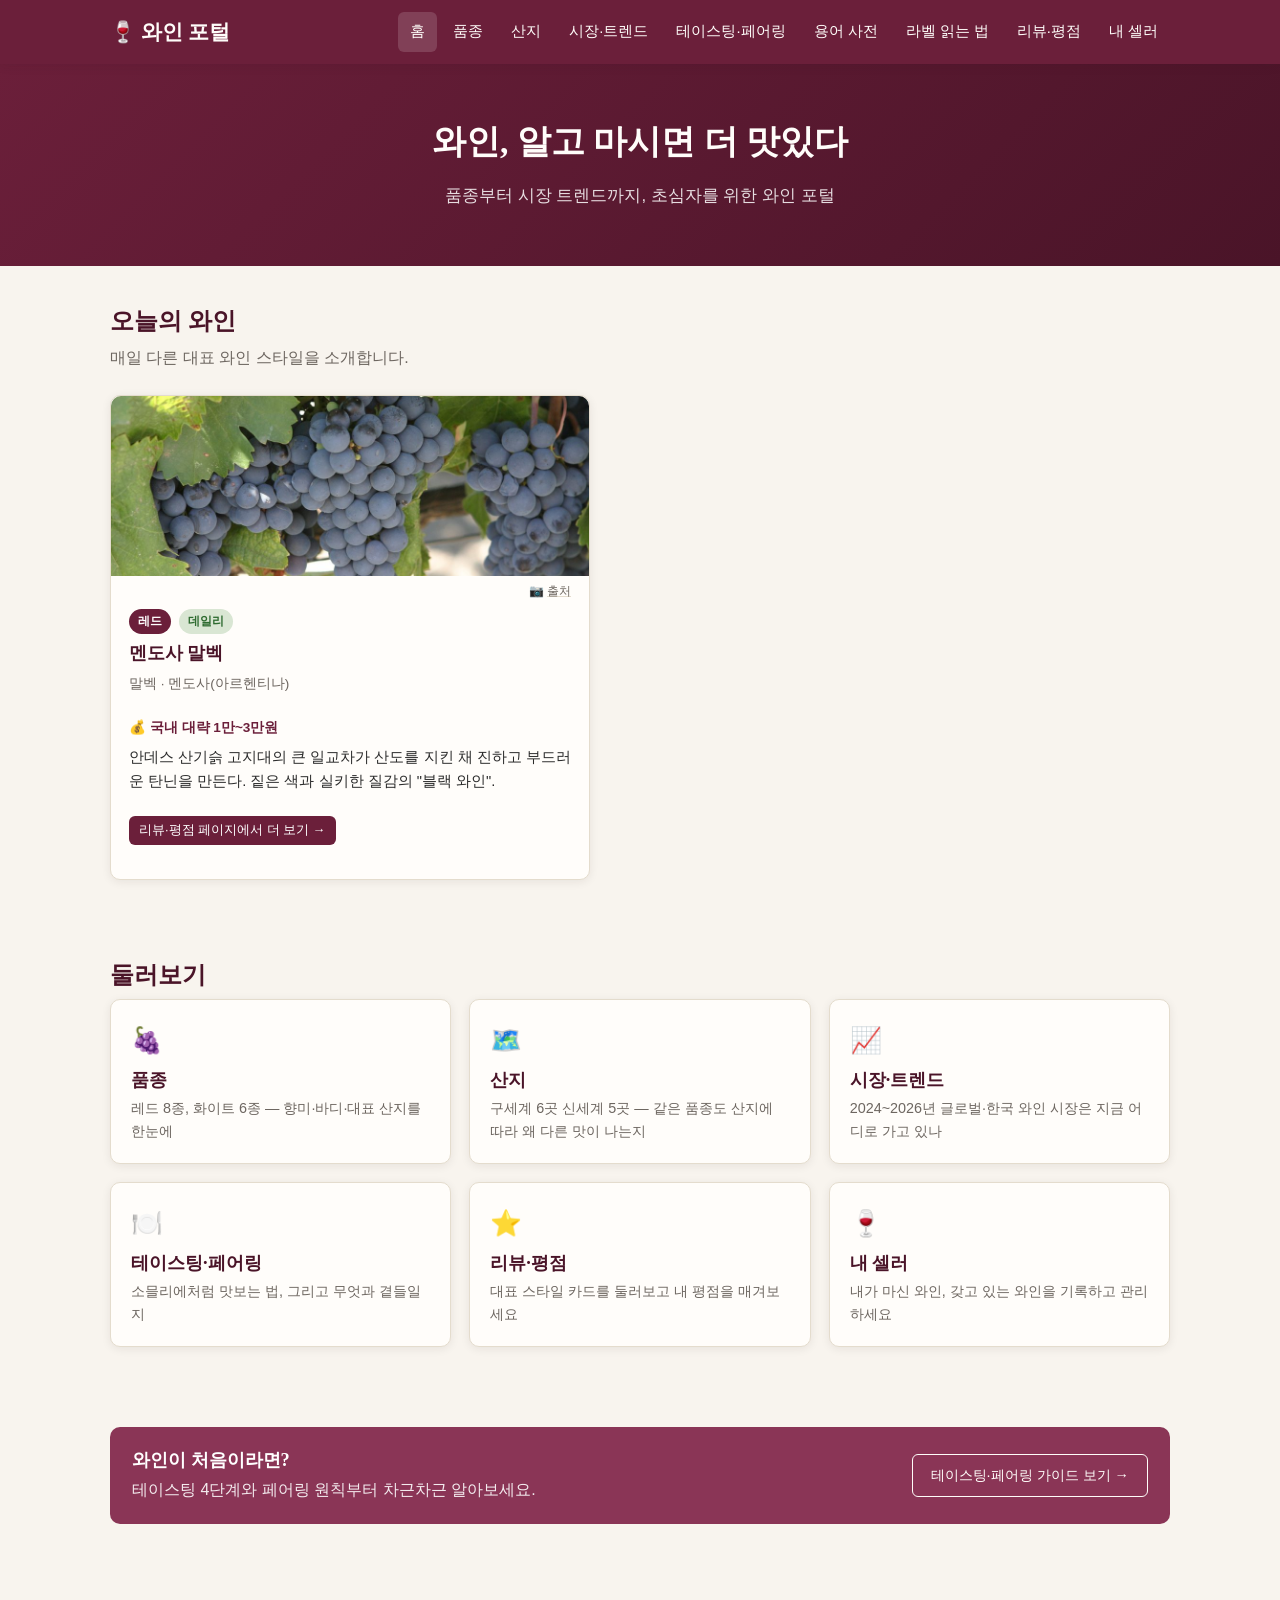
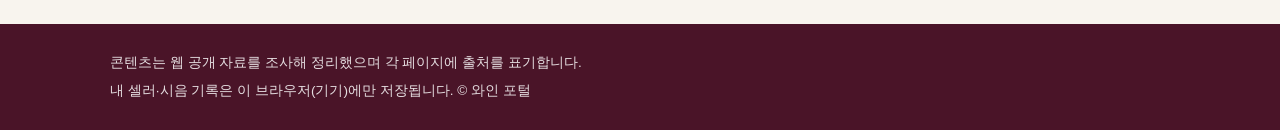
<file: index.html>
<!doctype html>
<html lang="ko">
<head>
<meta charset="utf-8">
<meta name="viewport" content="width=device-width, initial-scale=1">
<title>와인 포털 — 알고 마시면 더 맛있는 와인</title>
<meta name="description" content="품종부터 산지, 시장 트렌드, 테이스팅·페어링, 리뷰·평점, 내 셀러까지. 초심자를 위한 와인 포털.">
<link rel="stylesheet" href="css/style.css">
</head>
<body>
<div id="site-header"></div>

<main>
  <section class="hero">
    <div class="container">
      <h1>와인, 알고 마시면 더 맛있다</h1>
      <p>품종부터 시장 트렌드까지, 초심자를 위한 와인 포털</p>
    </div>
  </section>

  <section class="section">
    <div class="container">
      <h2 class="section-title">오늘의 와인</h2>
      <p class="section-intro">매일 다른 대표 와인 스타일을 소개합니다.</p>
      <div id="today-wine"></div>
    </div>
  </section>

  <section class="section">
    <div class="container">
      <h2 class="section-title">둘러보기</h2>
      <div class="card-grid">
        <a class="entry-card" href="pages/grapes.html">
          <div class="entry-icon">🍇</div>
          <h3>품종</h3>
          <p>레드 8종, 화이트 6종 — 향미·바디·대표 산지를 한눈에</p>
        </a>
        <a class="entry-card" href="pages/regions.html">
          <div class="entry-icon">🗺️</div>
          <h3>산지</h3>
          <p>구세계 6곳 신세계 5곳 — 같은 품종도 산지에 따라 왜 다른 맛이 나는지</p>
        </a>
        <a class="entry-card" href="pages/market.html">
          <div class="entry-icon">📈</div>
          <h3>시장·트렌드</h3>
          <p>2024~2026년 글로벌·한국 와인 시장은 지금 어디로 가고 있나</p>
        </a>
        <a class="entry-card" href="pages/guide.html">
          <div class="entry-icon">🍽️</div>
          <h3>테이스팅·페어링</h3>
          <p>소믈리에처럼 맛보는 법, 그리고 무엇과 곁들일지</p>
        </a>
        <a class="entry-card" href="pages/reviews.html">
          <div class="entry-icon">⭐</div>
          <h3>리뷰·평점</h3>
          <p>대표 스타일 카드를 둘러보고 내 평점을 매겨보세요</p>
        </a>
        <a class="entry-card" href="pages/cellar.html">
          <div class="entry-icon">🍷</div>
          <h3>내 셀러</h3>
          <p>내가 마신 와인, 갖고 있는 와인을 기록하고 관리하세요</p>
        </a>
      </div>
    </div>
  </section>

  <section class="section">
    <div class="container">
      <div class="banner">
        <div>
          <h3 style="color:#fff;margin-bottom:4px;">와인이 처음이라면?</h3>
          <p style="margin:0;color:rgba(255,255,255,0.9);">테이스팅 4단계와 페어링 원칙부터 차근차근 알아보세요.</p>
        </div>
        <a class="btn btn-outline" href="pages/guide.html">테이스팅·페어링 가이드 보기 →</a>
      </div>
    </div>
  </section>
</main>

<div id="site-footer"></div>

<script>window.SITE_ROOT = "";</script>
<script src="js/data.js"></script>
<script src="js/common.js"></script>
<script src="js/cellar.js"></script>
<script src="js/render.js"></script>
<script>
  document.addEventListener("DOMContentLoaded", function () {
    Render.initHome();
  });
</script>
</body>
</html>
</file>
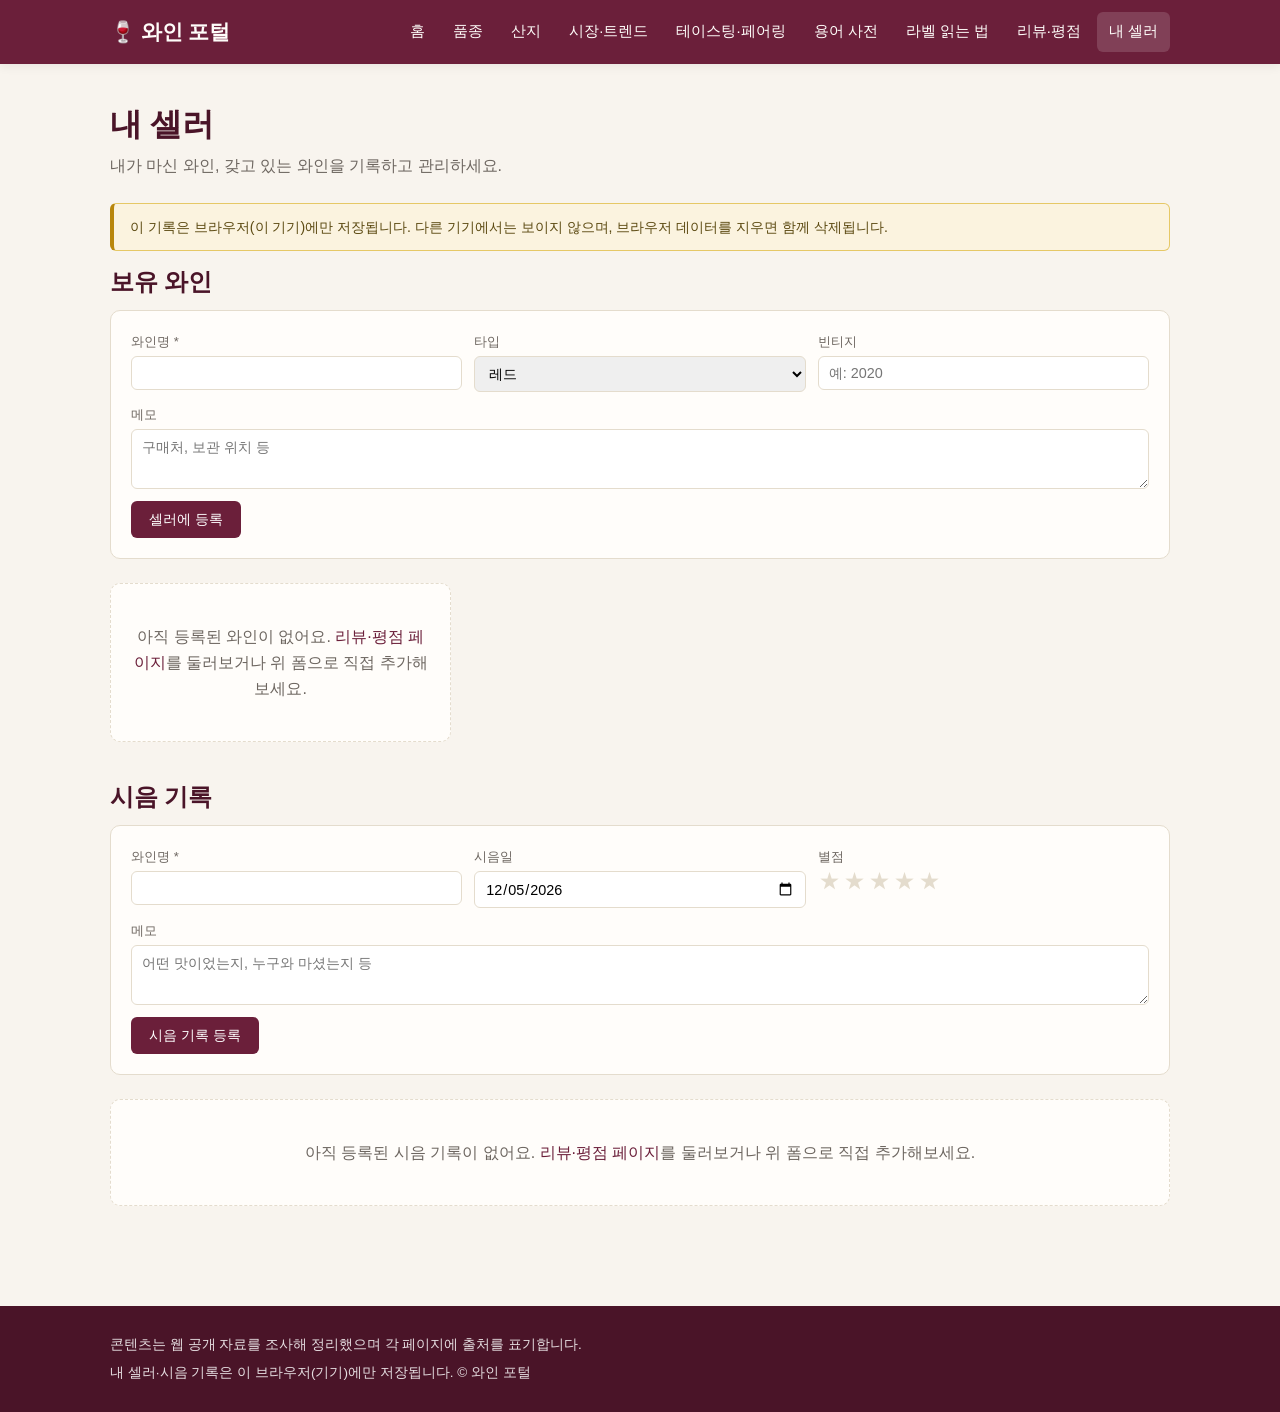
<file: pages/cellar.html>
<!doctype html>
<html lang="ko">
<head>
<meta charset="utf-8">
<meta name="viewport" content="width=device-width, initial-scale=1">
<title>내 셀러 — 와인 포털</title>
<meta name="description" content="보유 와인과 시음 기록을 직접 등록·관리하는 개인화 페이지. 브라우저(이 기기)에만 저장됩니다.">
<link rel="stylesheet" href="../css/style.css">
</head>
<body>
<div id="site-header"></div>

<main>
  <section class="section">
    <div class="container">
      <h1 class="section-title">내 셀러</h1>
      <p class="section-intro">내가 마신 와인, 갖고 있는 와인을 기록하고 관리하세요.</p>
      <div class="notice-box">이 기록은 브라우저(이 기기)에만 저장됩니다. 다른 기기에서는 보이지 않으며, 브라우저 데이터를 지우면 함께 삭제됩니다.</div>

      <h2>보유 와인</h2>
      <form class="form-card" id="cellar-form">
        <div class="form-row">
          <div class="field">
            <label for="cellar-wineName">와인명 *</label>
            <input type="text" id="cellar-wineName" name="wineName" required>
          </div>
          <div class="field">
            <label for="cellar-type">타입</label>
            <select id="cellar-type" name="type">
              <option value="red">레드</option>
              <option value="white">화이트</option>
              <option value="other">기타</option>
            </select>
          </div>
          <div class="field">
            <label for="cellar-vintage">빈티지</label>
            <input type="text" id="cellar-vintage" name="vintage" placeholder="예: 2020">
          </div>
        </div>
        <div class="form-row">
          <div class="field" style="flex-basis:100%;">
            <label for="cellar-note">메모</label>
            <textarea id="cellar-note" name="note" placeholder="구매처, 보관 위치 등"></textarea>
          </div>
        </div>
        <button type="submit" class="btn">셀러에 등록</button>
      </form>
      <div id="cellar-list" class="card-grid"></div>

      <h2 style="margin-top:40px;">시음 기록</h2>
      <form class="form-card" id="tasting-form">
        <input type="hidden" name="rating" value="0">
        <div class="form-row">
          <div class="field">
            <label for="tasting-wineName">와인명 *</label>
            <input type="text" id="tasting-wineName" name="wineName" required>
          </div>
          <div class="field">
            <label for="tasting-date">시음일</label>
            <input type="date" id="tasting-date" name="tastedAt">
          </div>
          <div class="field">
            <label>별점</label>
            <div id="tasting-form-rating" class="stars-input"></div>
          </div>
        </div>
        <div class="form-row">
          <div class="field" style="flex-basis:100%;">
            <label for="tasting-note">메모</label>
            <textarea id="tasting-note" name="note" placeholder="어떤 맛이었는지, 누구와 마셨는지 등"></textarea>
          </div>
        </div>
        <button type="submit" class="btn">시음 기록 등록</button>
      </form>
      <div id="tasting-list"></div>
    </div>
  </section>
</main>

<div id="site-footer"></div>

<script>window.SITE_ROOT = "../";</script>
<script src="../js/data.js"></script>
<script src="../js/common.js"></script>
<script src="../js/cellar.js"></script>
<script src="../js/render.js"></script>
<script>
  document.addEventListener("DOMContentLoaded", function () {
    Render.initCellar();
  });
</script>
</body>
</html>
</file>
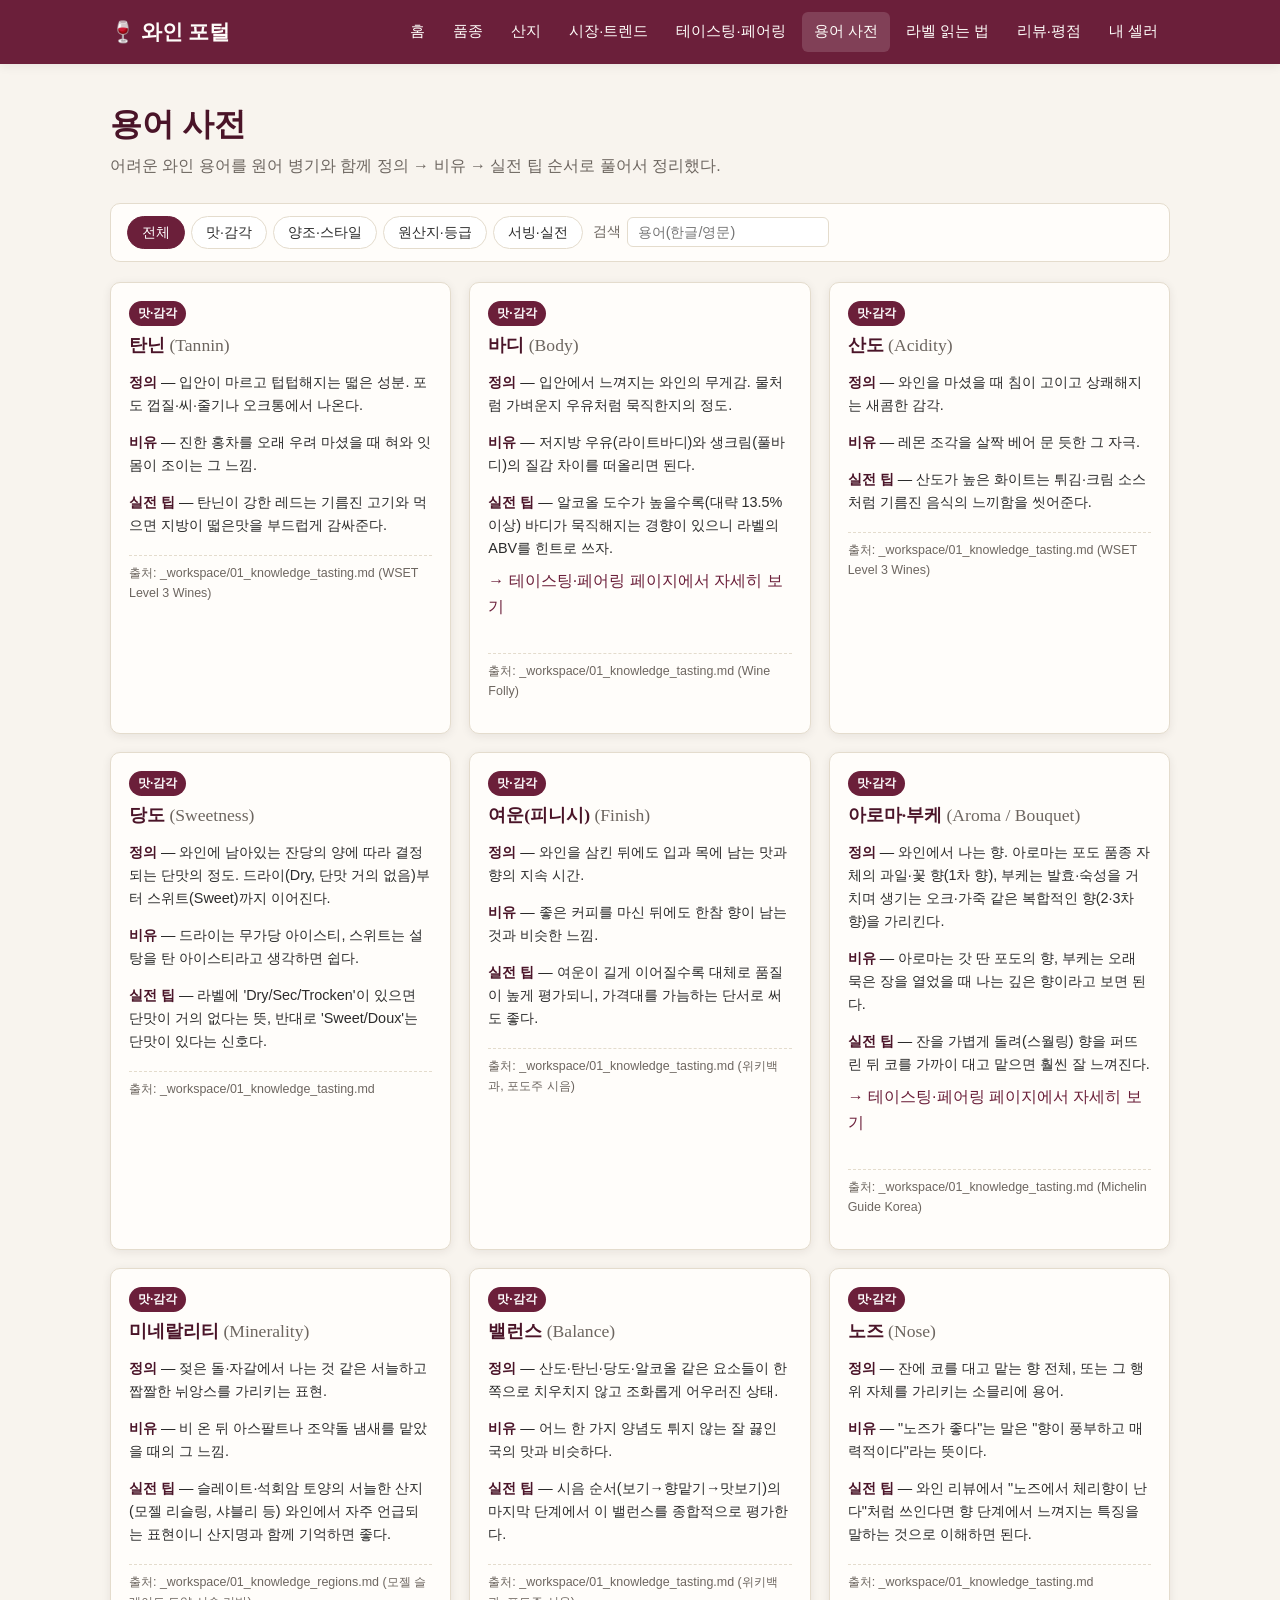
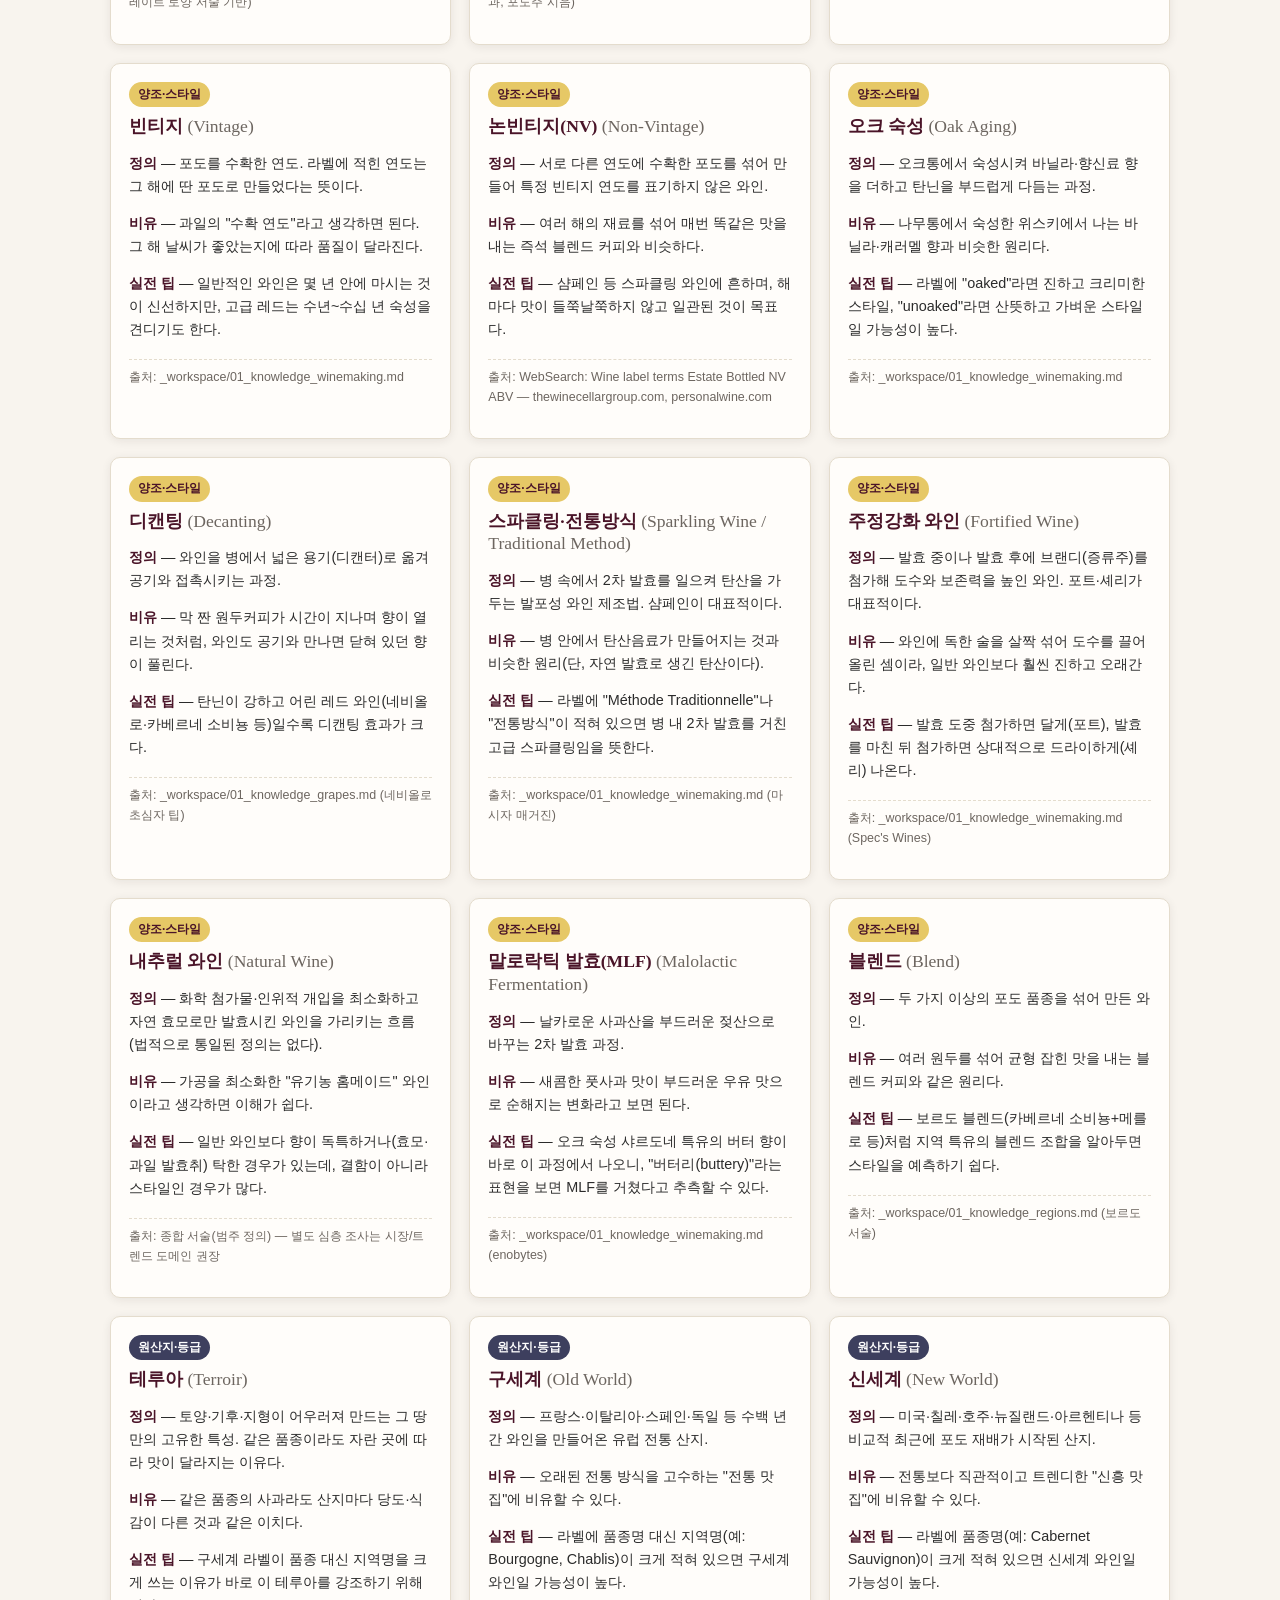
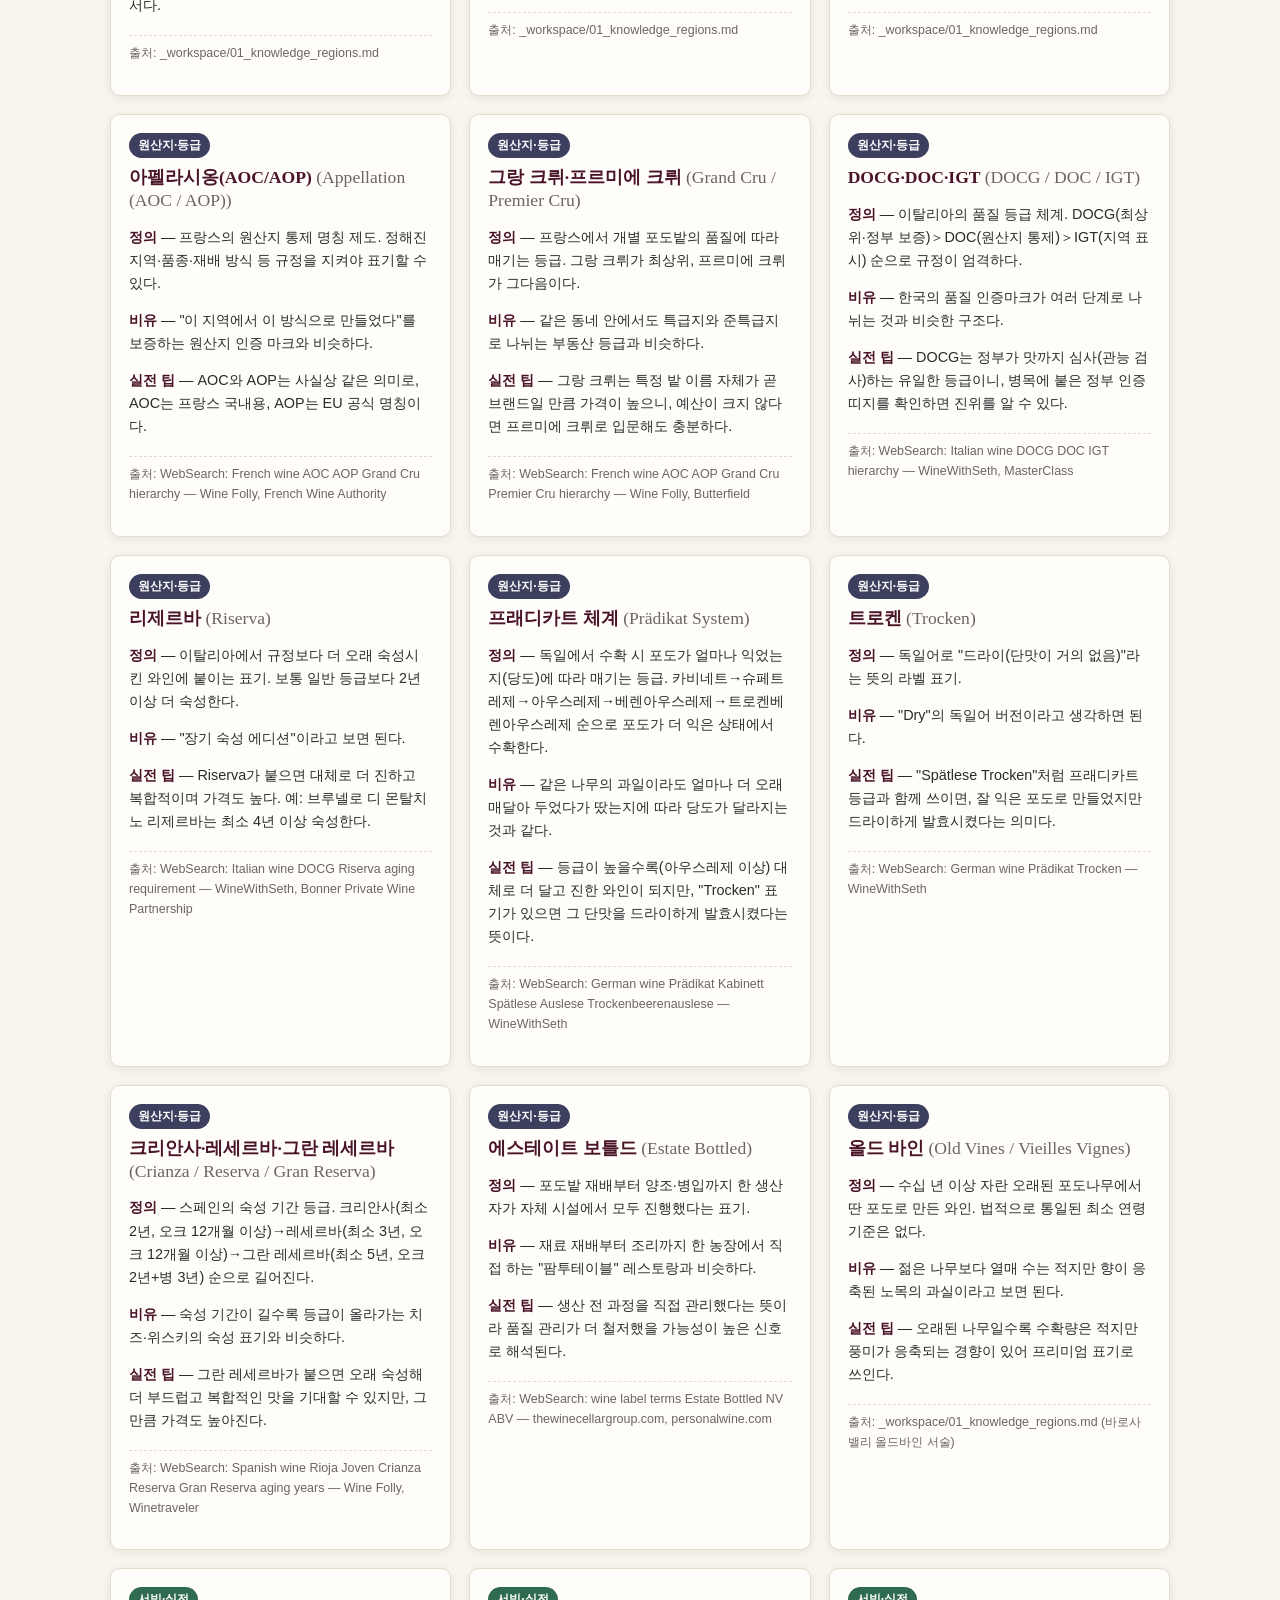
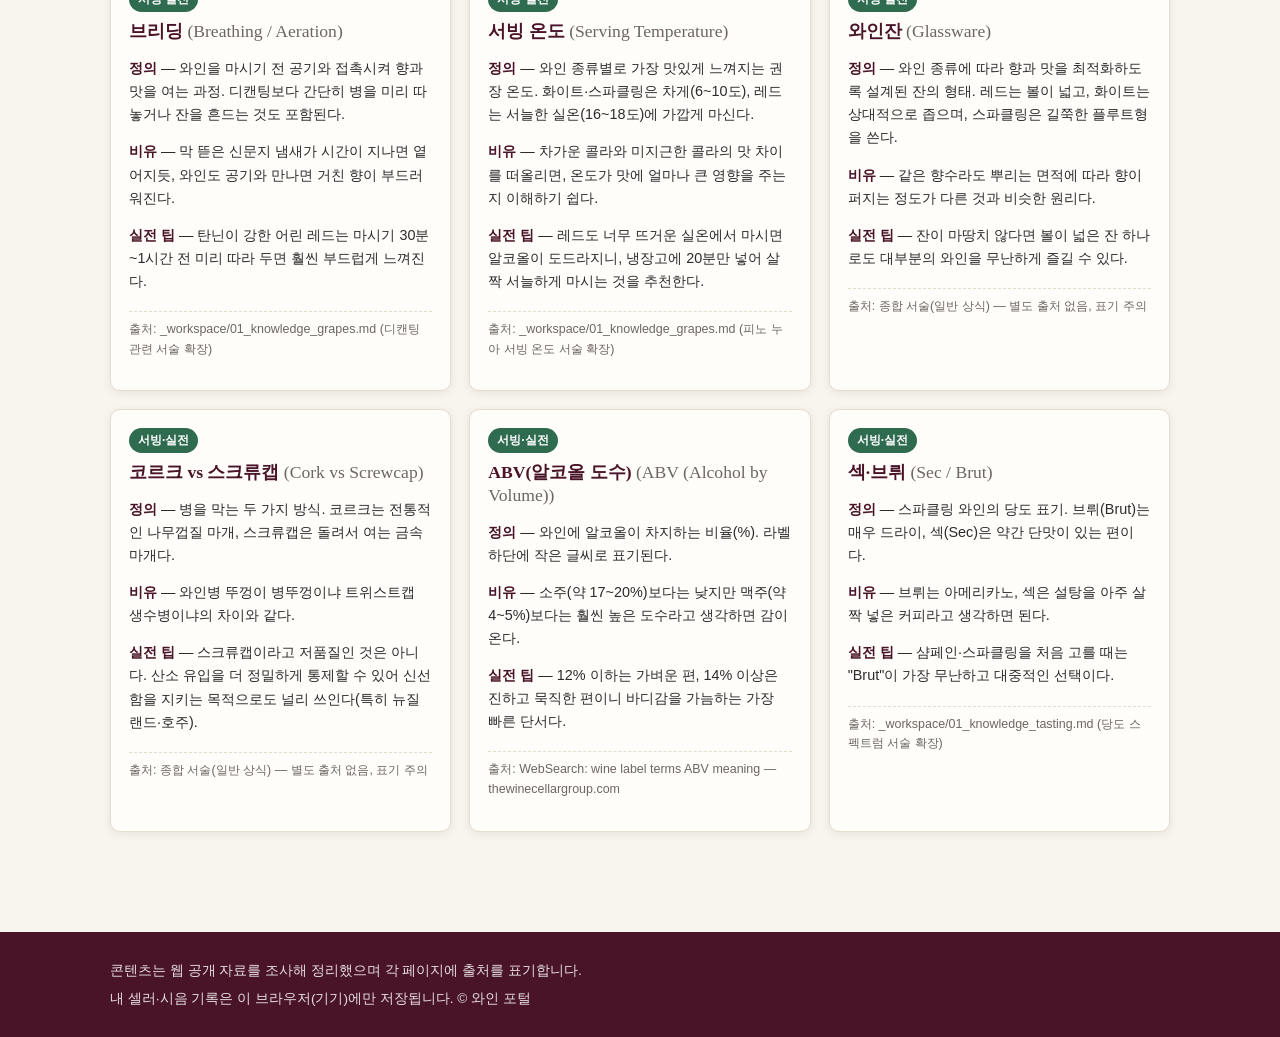
<file: pages/glossary.html>
<!doctype html>
<html lang="ko">
<head>
<meta charset="utf-8">
<meta name="viewport" content="width=device-width, initial-scale=1">
<title>용어 사전 — 와인 포털</title>
<meta name="description" content="와인 초보자를 위한 용어 사전. 맛·감각, 양조·스타일, 원산지·등급, 서빙·실전 용어를 쉬운 정의·비유·실전 팁으로 풀어줍니다.">
<link rel="stylesheet" href="../css/style.css">
</head>
<body>
<div id="site-header"></div>

<main>
  <section class="section">
    <div class="container">
      <h1 class="section-title">용어 사전</h1>
      <p class="section-intro">어려운 와인 용어를 원어 병기와 함께 정의 → 비유 → 실전 팁 순서로 풀어서 정리했다.</p>

      <div class="filter-bar">
        <div class="tab-group" id="glossary-cat-tabs">
          <button type="button" class="tab-btn active" data-category="all">전체</button>
          <button type="button" class="tab-btn" data-category="맛·감각">맛·감각</button>
          <button type="button" class="tab-btn" data-category="양조·스타일">양조·스타일</button>
          <button type="button" class="tab-btn" data-category="원산지·등급">원산지·등급</button>
          <button type="button" class="tab-btn" data-category="서빙·실전">서빙·실전</button>
        </div>
        <label>검색
          <input type="search" id="glossary-search" placeholder="용어(한글/영문)">
        </label>
      </div>

      <div class="card-grid" id="glossary-grid"></div>
    </div>
  </section>
</main>

<div id="site-footer"></div>

<script>window.SITE_ROOT = "../";</script>
<script src="../js/data.js"></script>
<script src="../js/common.js"></script>
<script src="../js/cellar.js"></script>
<script src="../js/render.js"></script>
<script>
  document.addEventListener("DOMContentLoaded", function () {
    Render.initGlossary();
  });
</script>
</body>
</html>
</file>
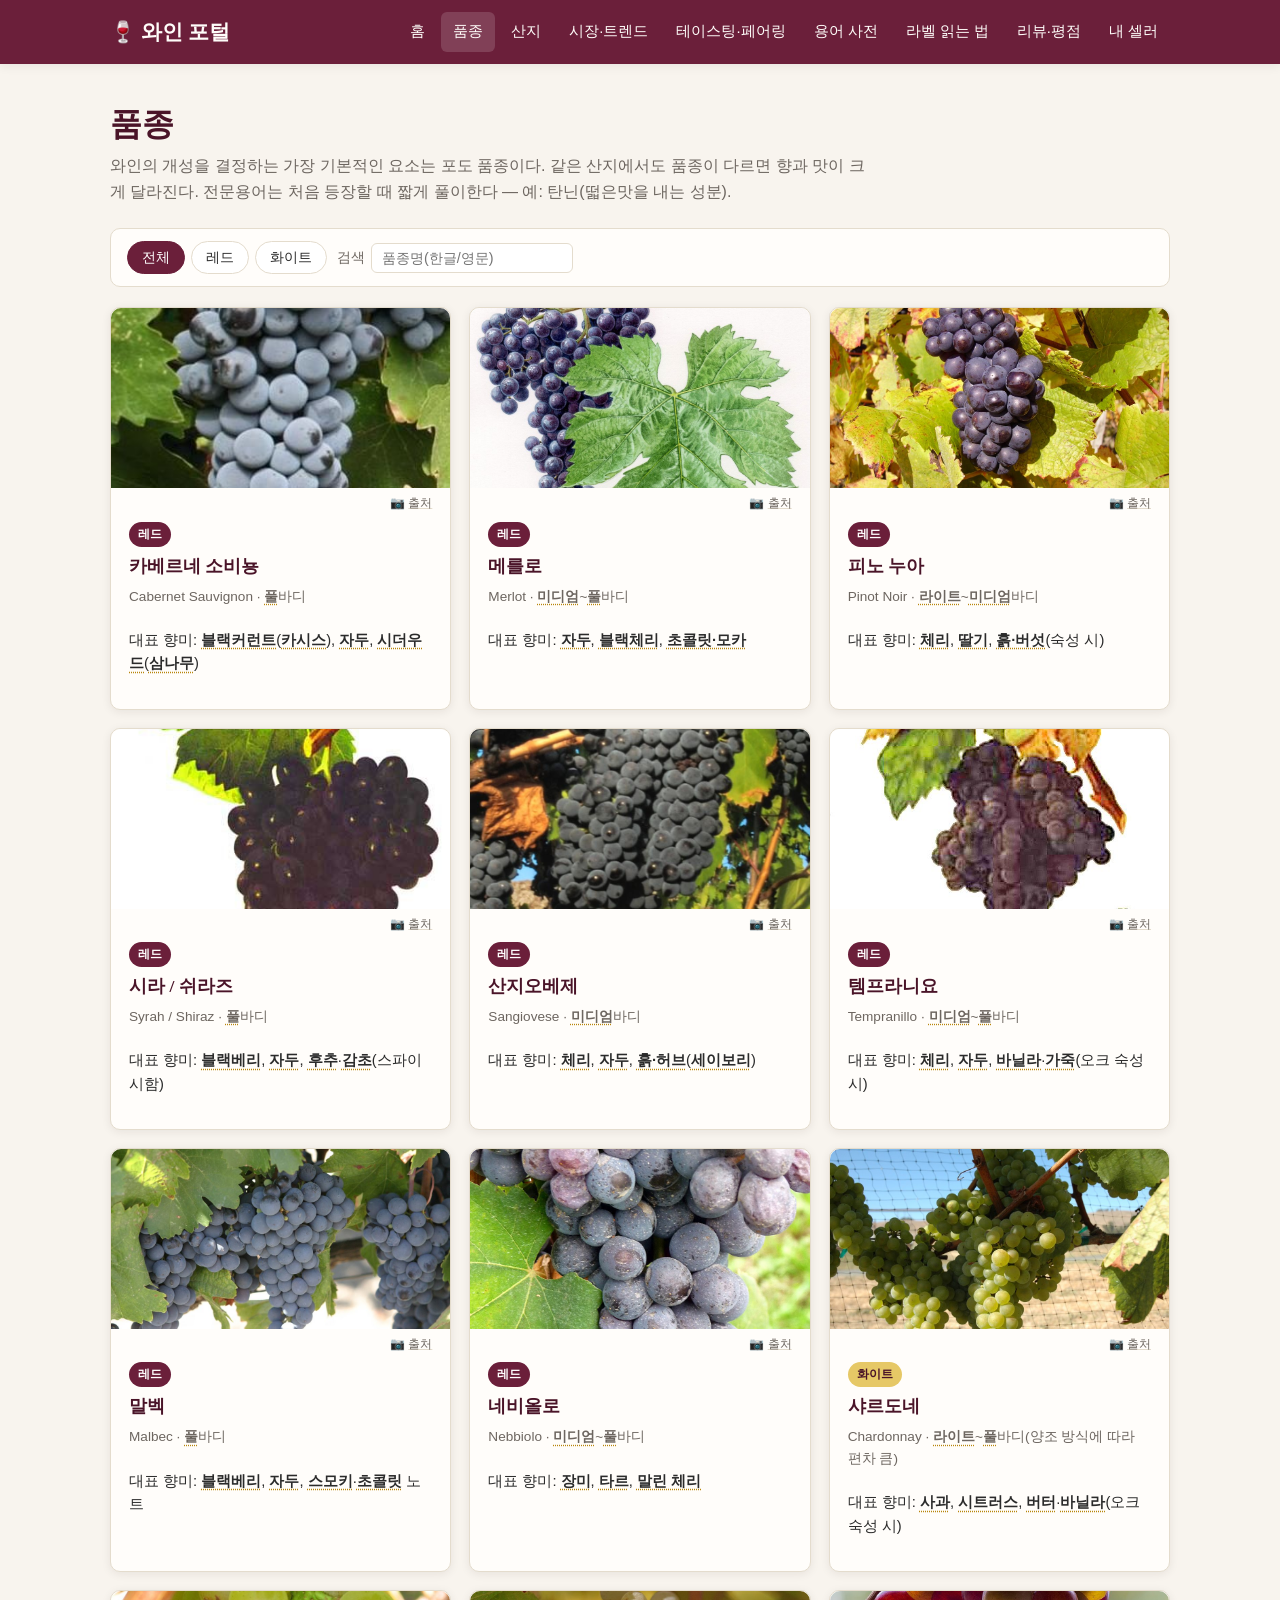
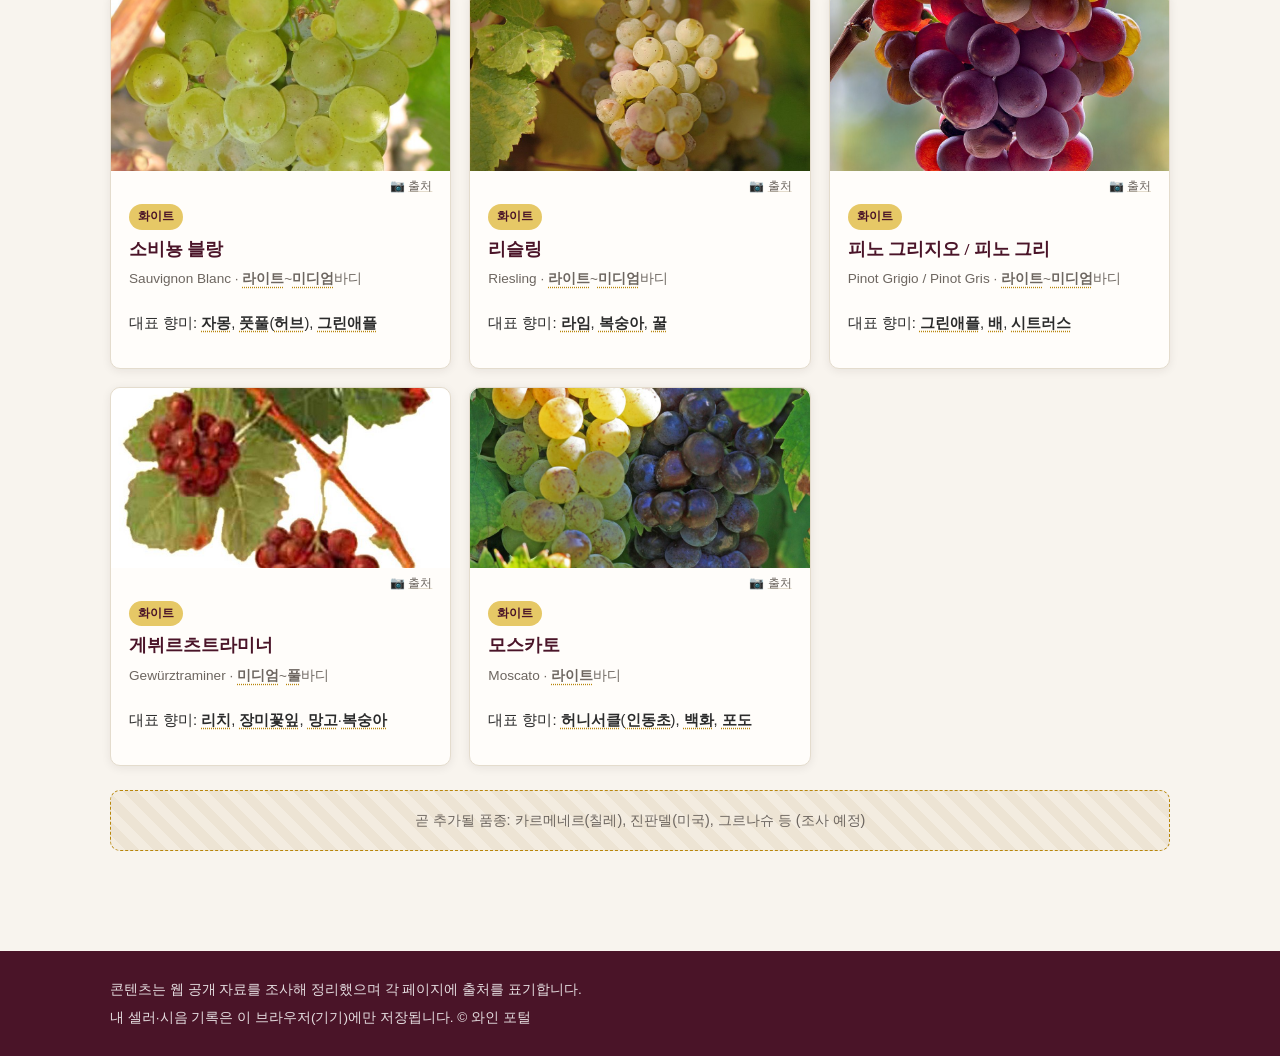
<file: pages/grapes.html>
<!doctype html>
<html lang="ko">
<head>
<meta charset="utf-8">
<meta name="viewport" content="width=device-width, initial-scale=1">
<title>품종 — 와인 포털</title>
<meta name="description" content="레드 8종, 화이트 6종 포도 품종의 향미·바디·주요 재배 지역을 한눈에 살펴봅니다.">
<link rel="stylesheet" href="../css/style.css">
</head>
<body>
<div id="site-header"></div>

<main>
  <section class="section">
    <div class="container">
      <h1 class="section-title">품종</h1>
      <p class="section-intro">와인의 개성을 결정하는 가장 기본적인 요소는 포도 품종이다. 같은 산지에서도 품종이 다르면 향과 맛이 크게 달라진다. 전문용어는 처음 등장할 때 짧게 풀이한다 — 예: 탄닌(떫은맛을 내는 성분).</p>

      <div class="filter-bar">
        <div class="tab-group" id="grapes-color-tabs">
          <button type="button" class="tab-btn active" data-color="all">전체</button>
          <button type="button" class="tab-btn" data-color="red">레드</button>
          <button type="button" class="tab-btn" data-color="white">화이트</button>
        </div>
        <label>검색
          <input type="search" id="grapes-search" placeholder="품종명(한글/영문)">
        </label>
      </div>

      <div id="grapes-detail"></div>
      <div class="card-grid" id="grapes-grid"></div>

      <div style="margin-top:24px;" id="grapes-gap-note"></div>
    </div>
  </section>
</main>

<div id="site-footer"></div>

<script>window.SITE_ROOT = "../";</script>
<script src="../js/data.js"></script>
<script src="../js/common.js"></script>
<script src="../js/cellar.js"></script>
<script src="../js/render.js"></script>
<script>
  document.addEventListener("DOMContentLoaded", function () {
    Render.initGrapes();
  });
</script>
</body>
</html>
</file>
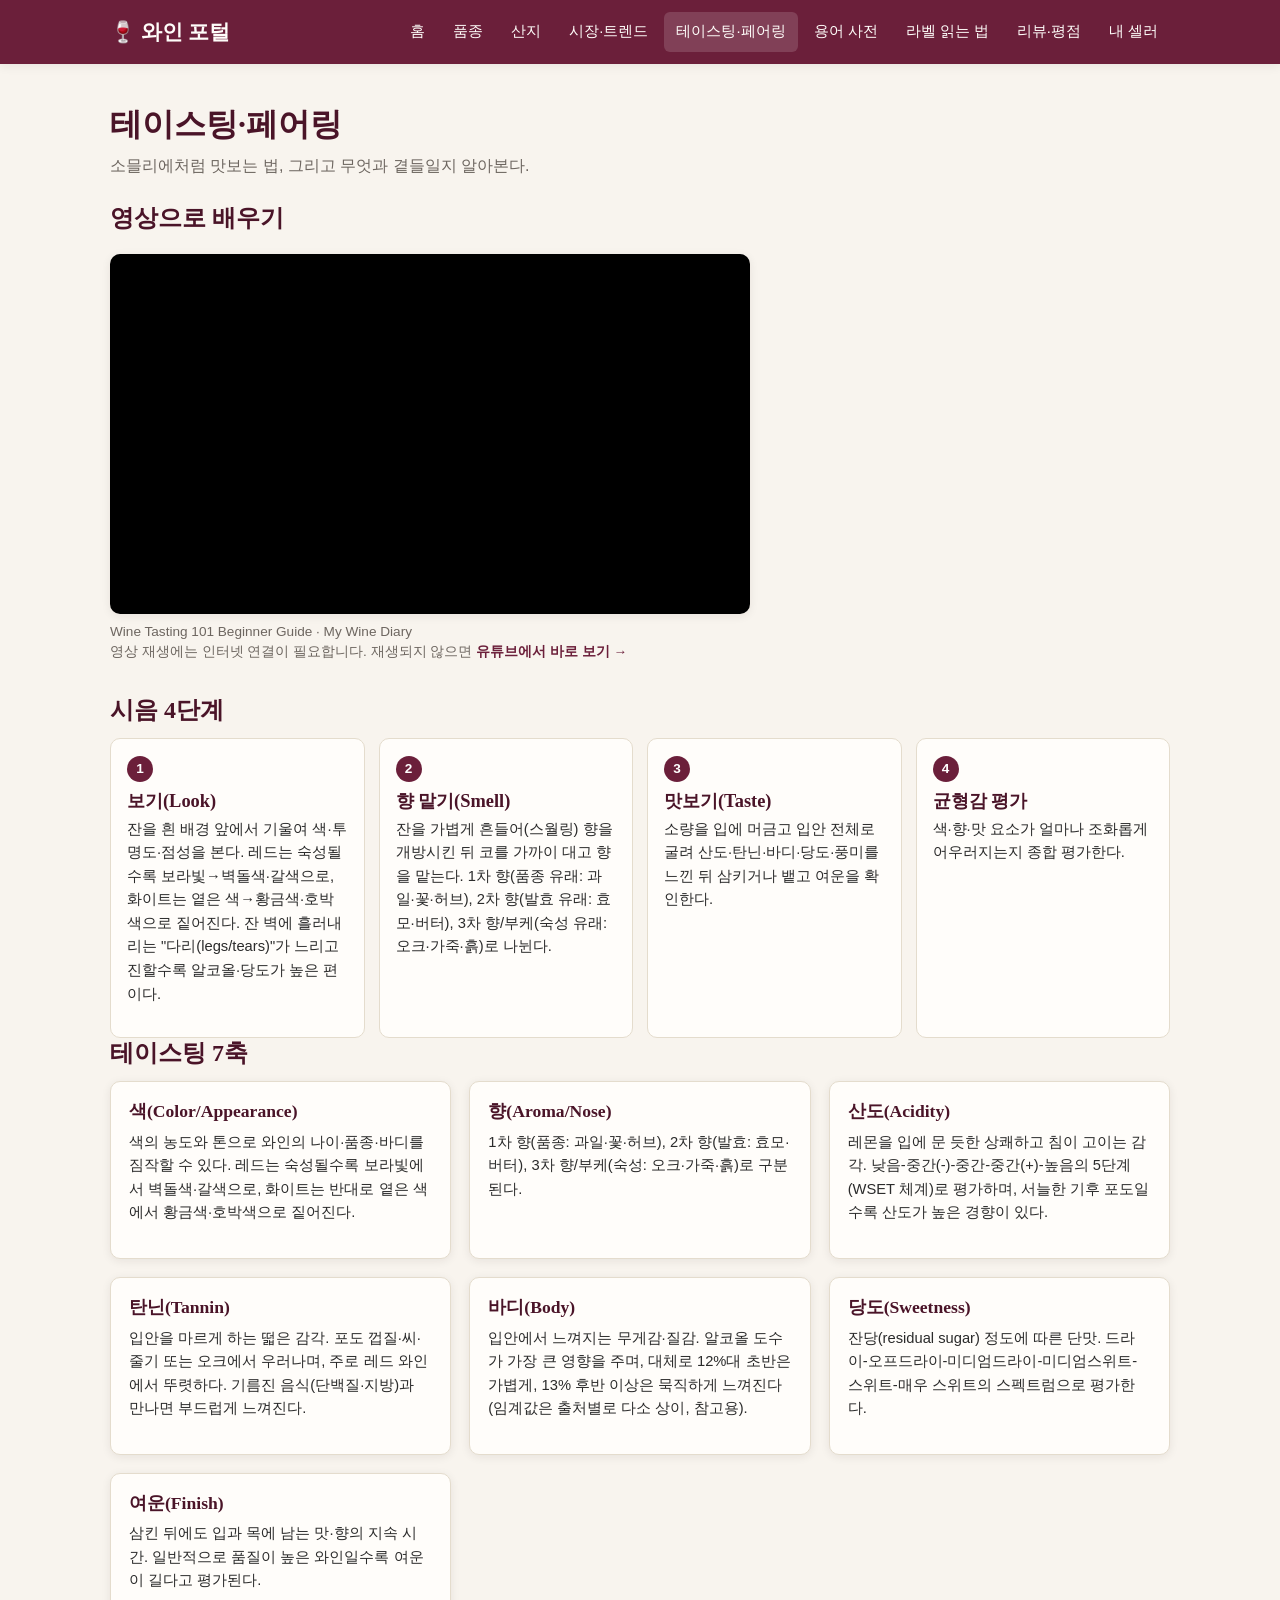
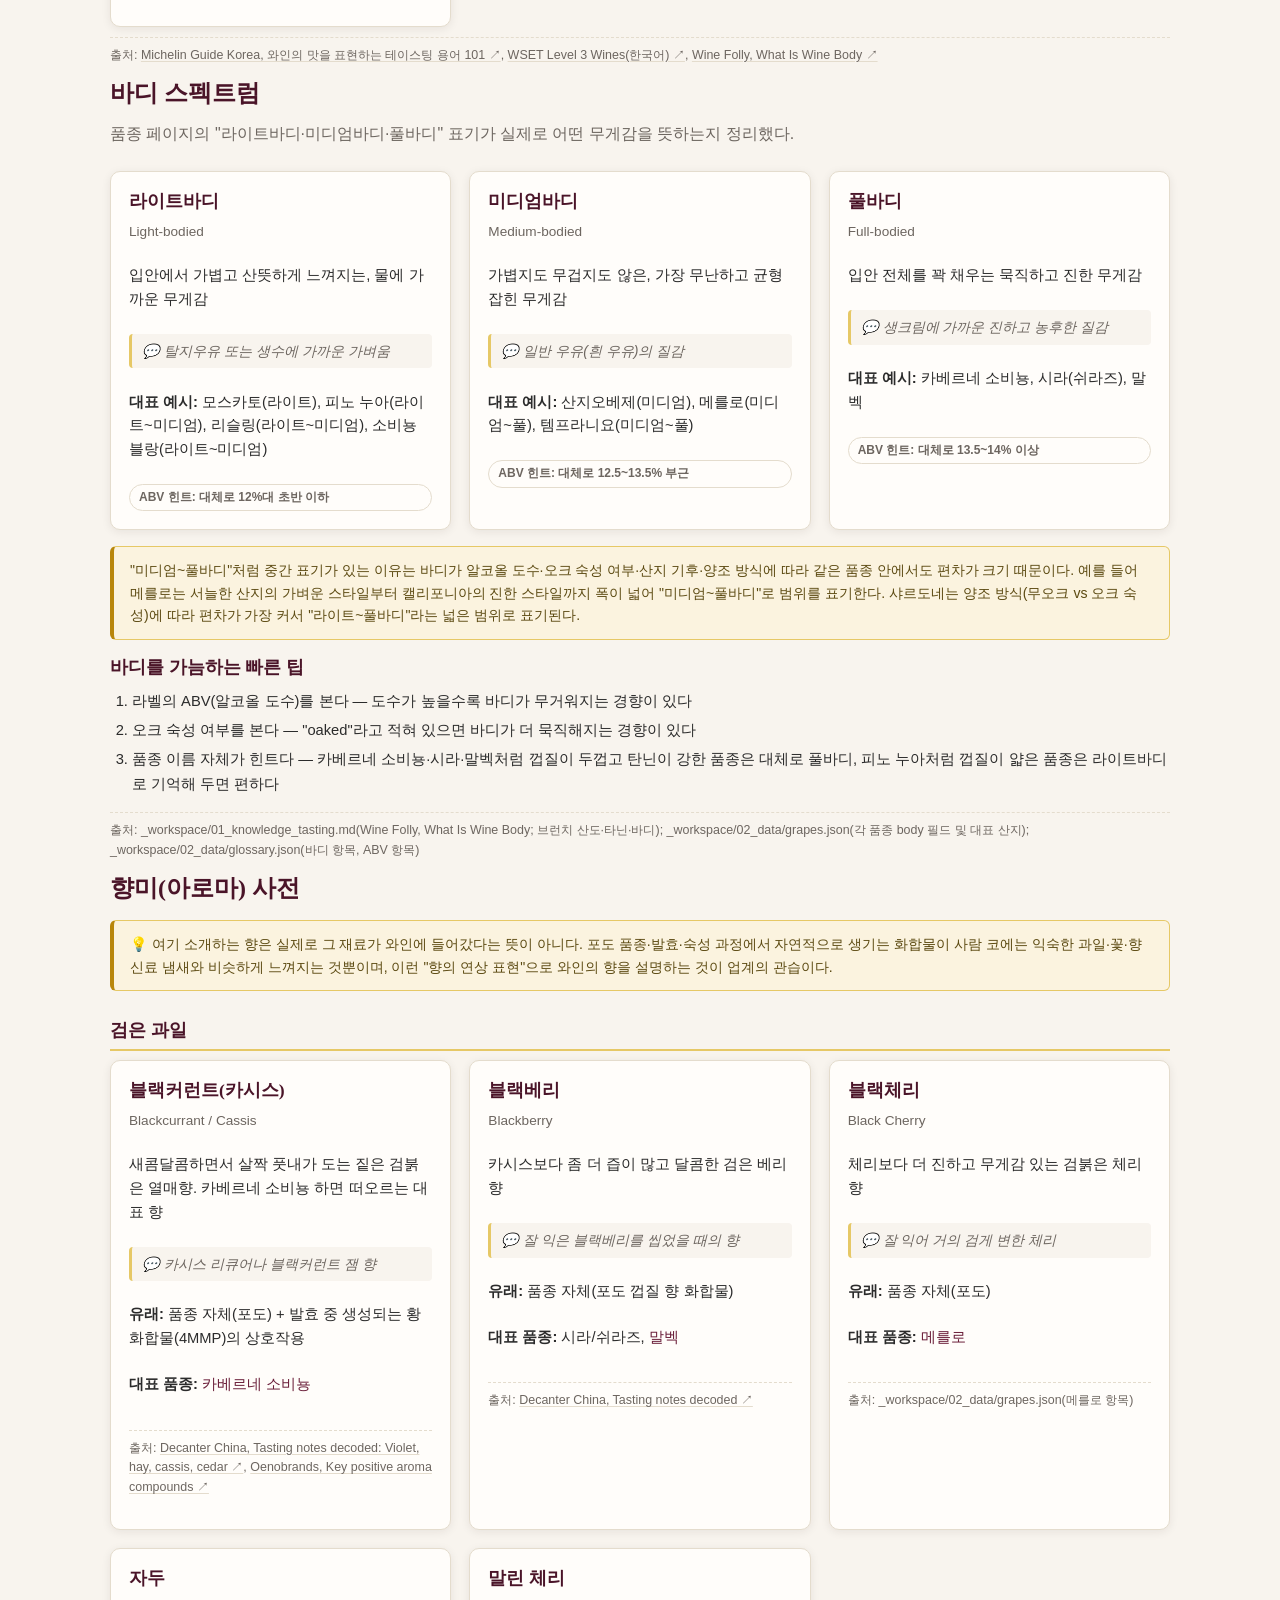
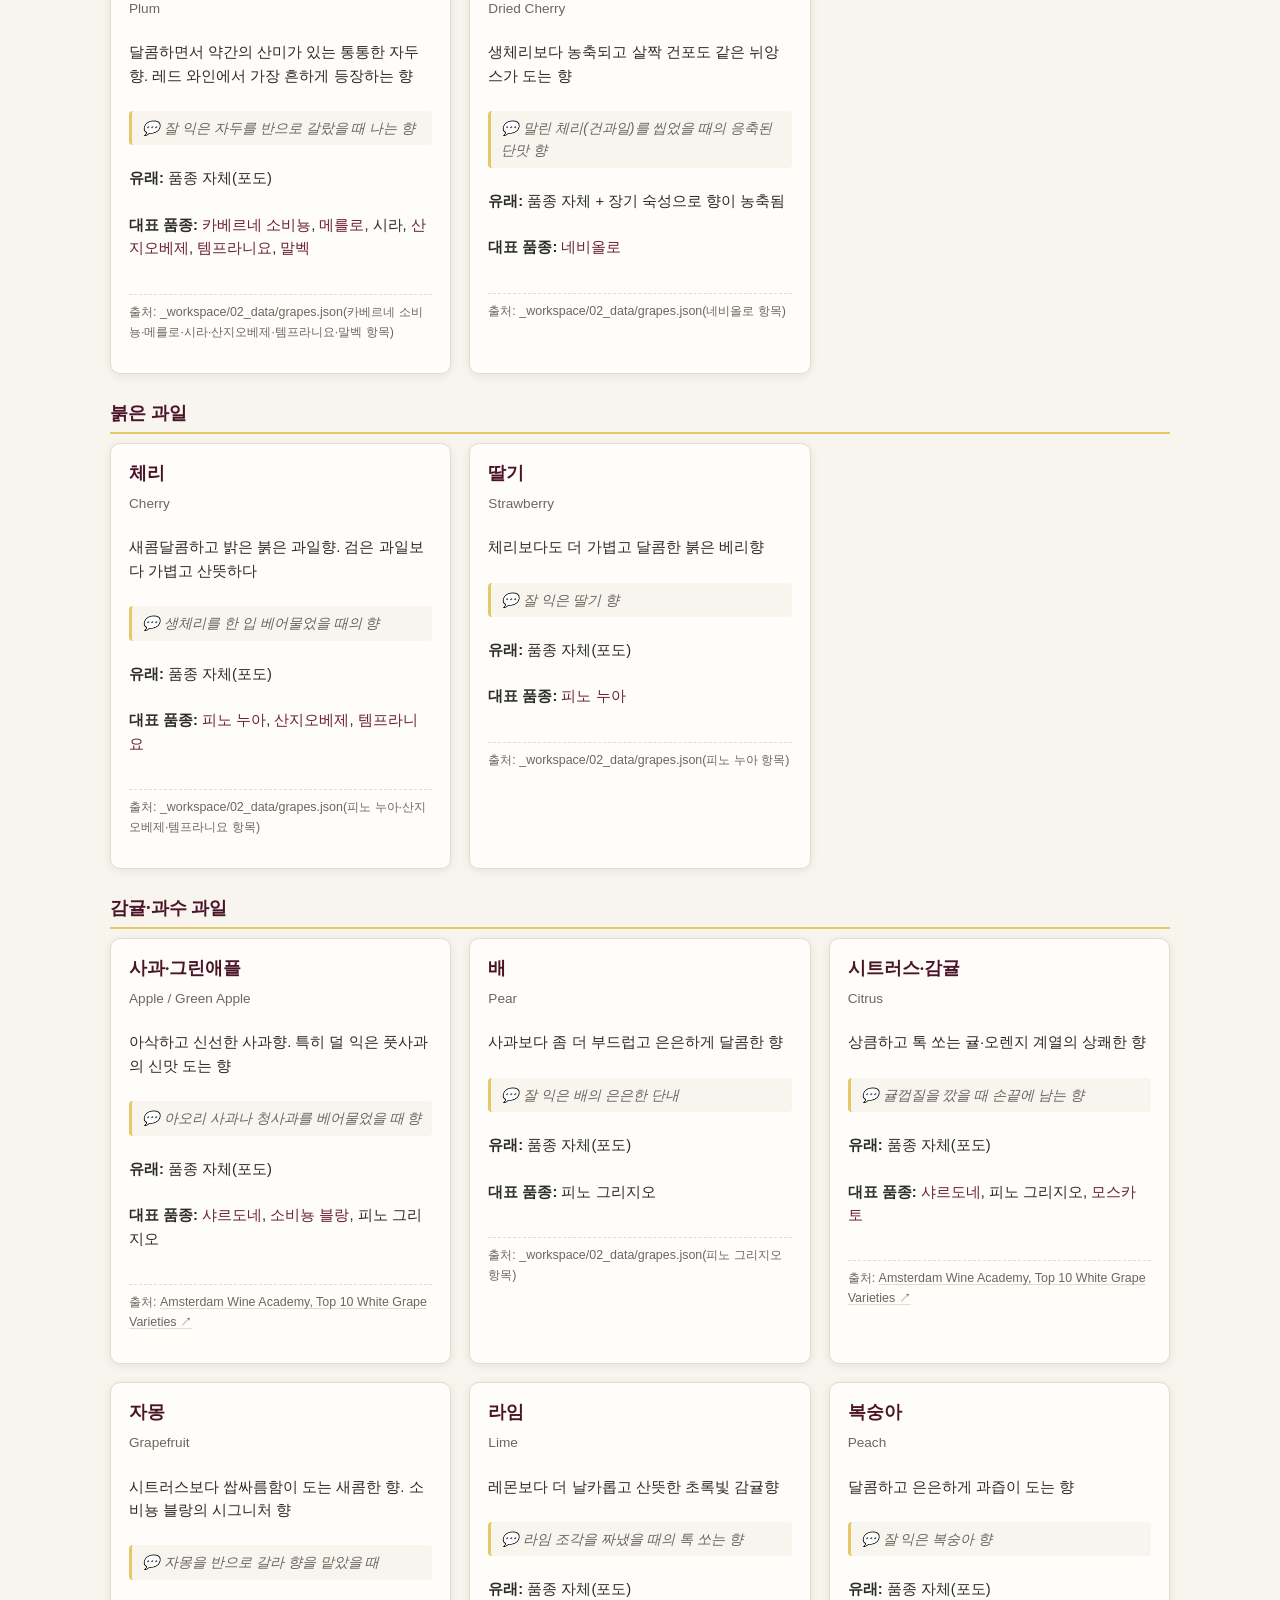
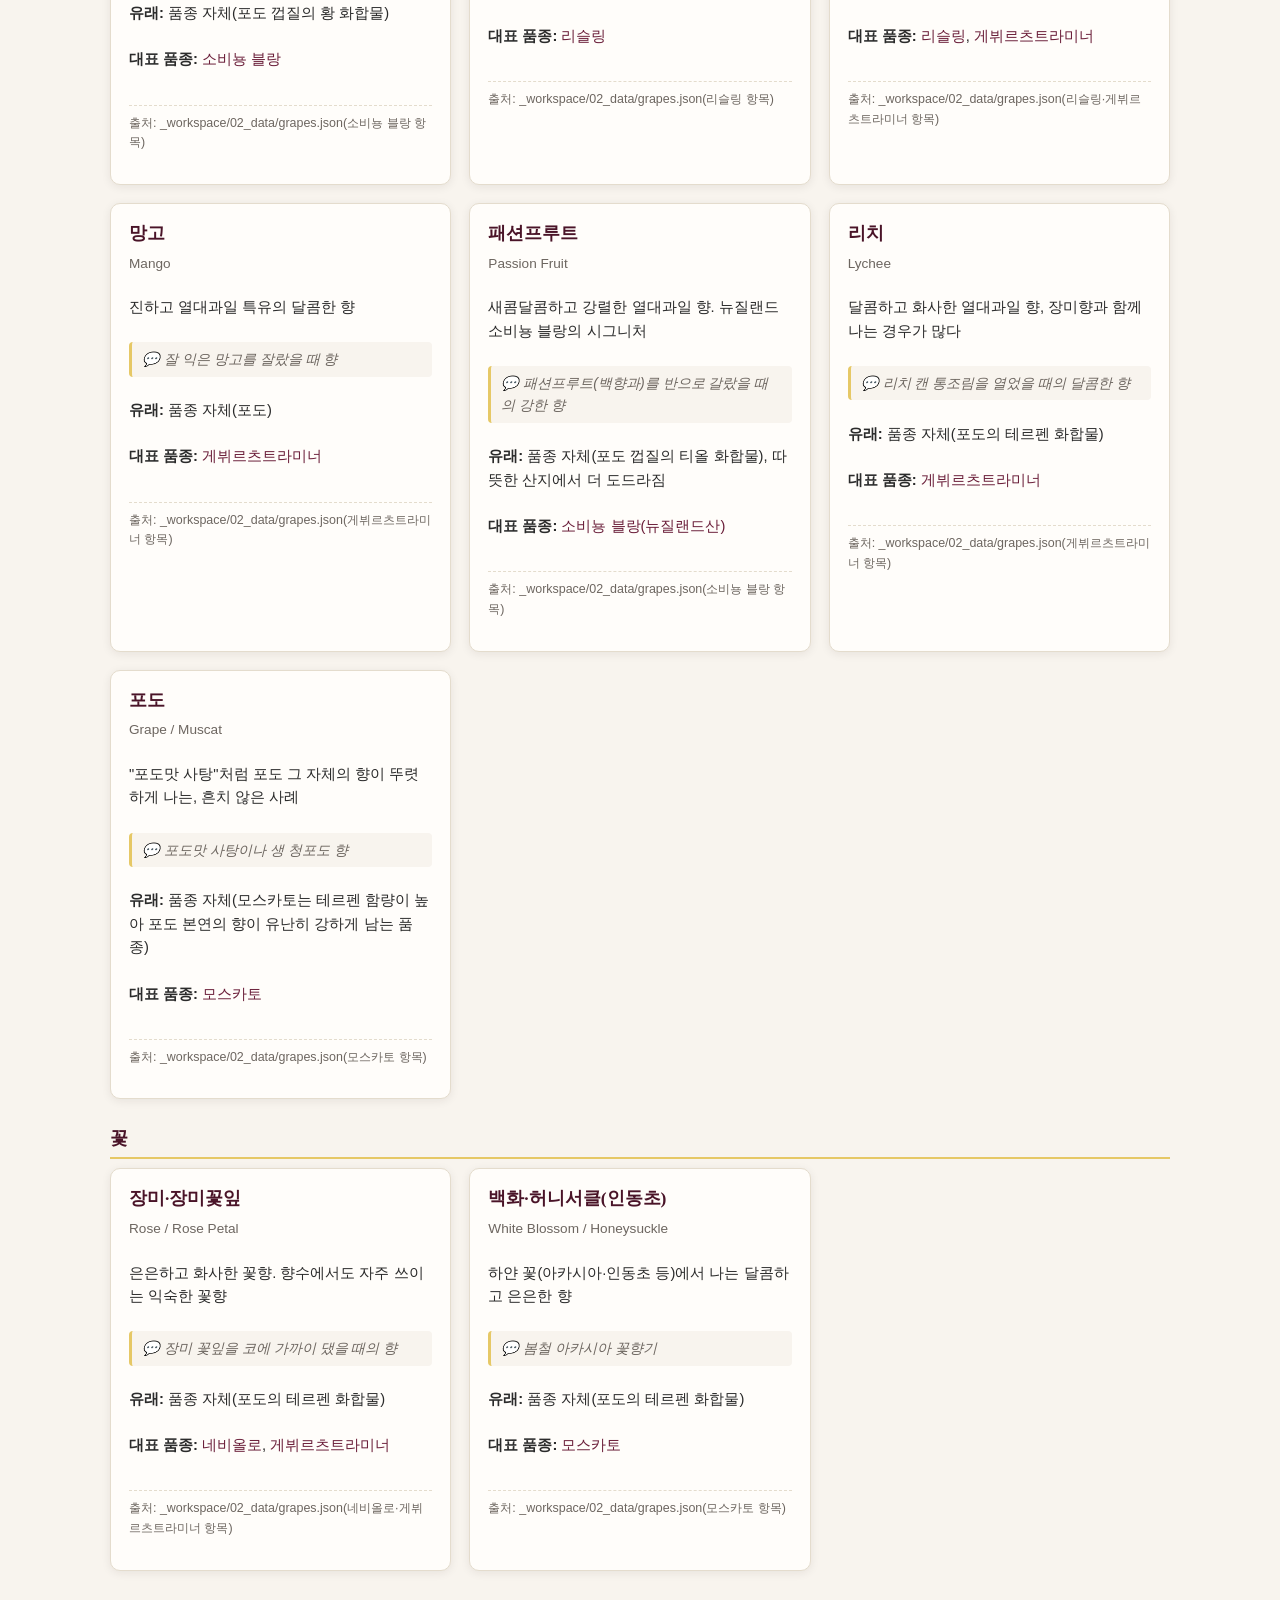
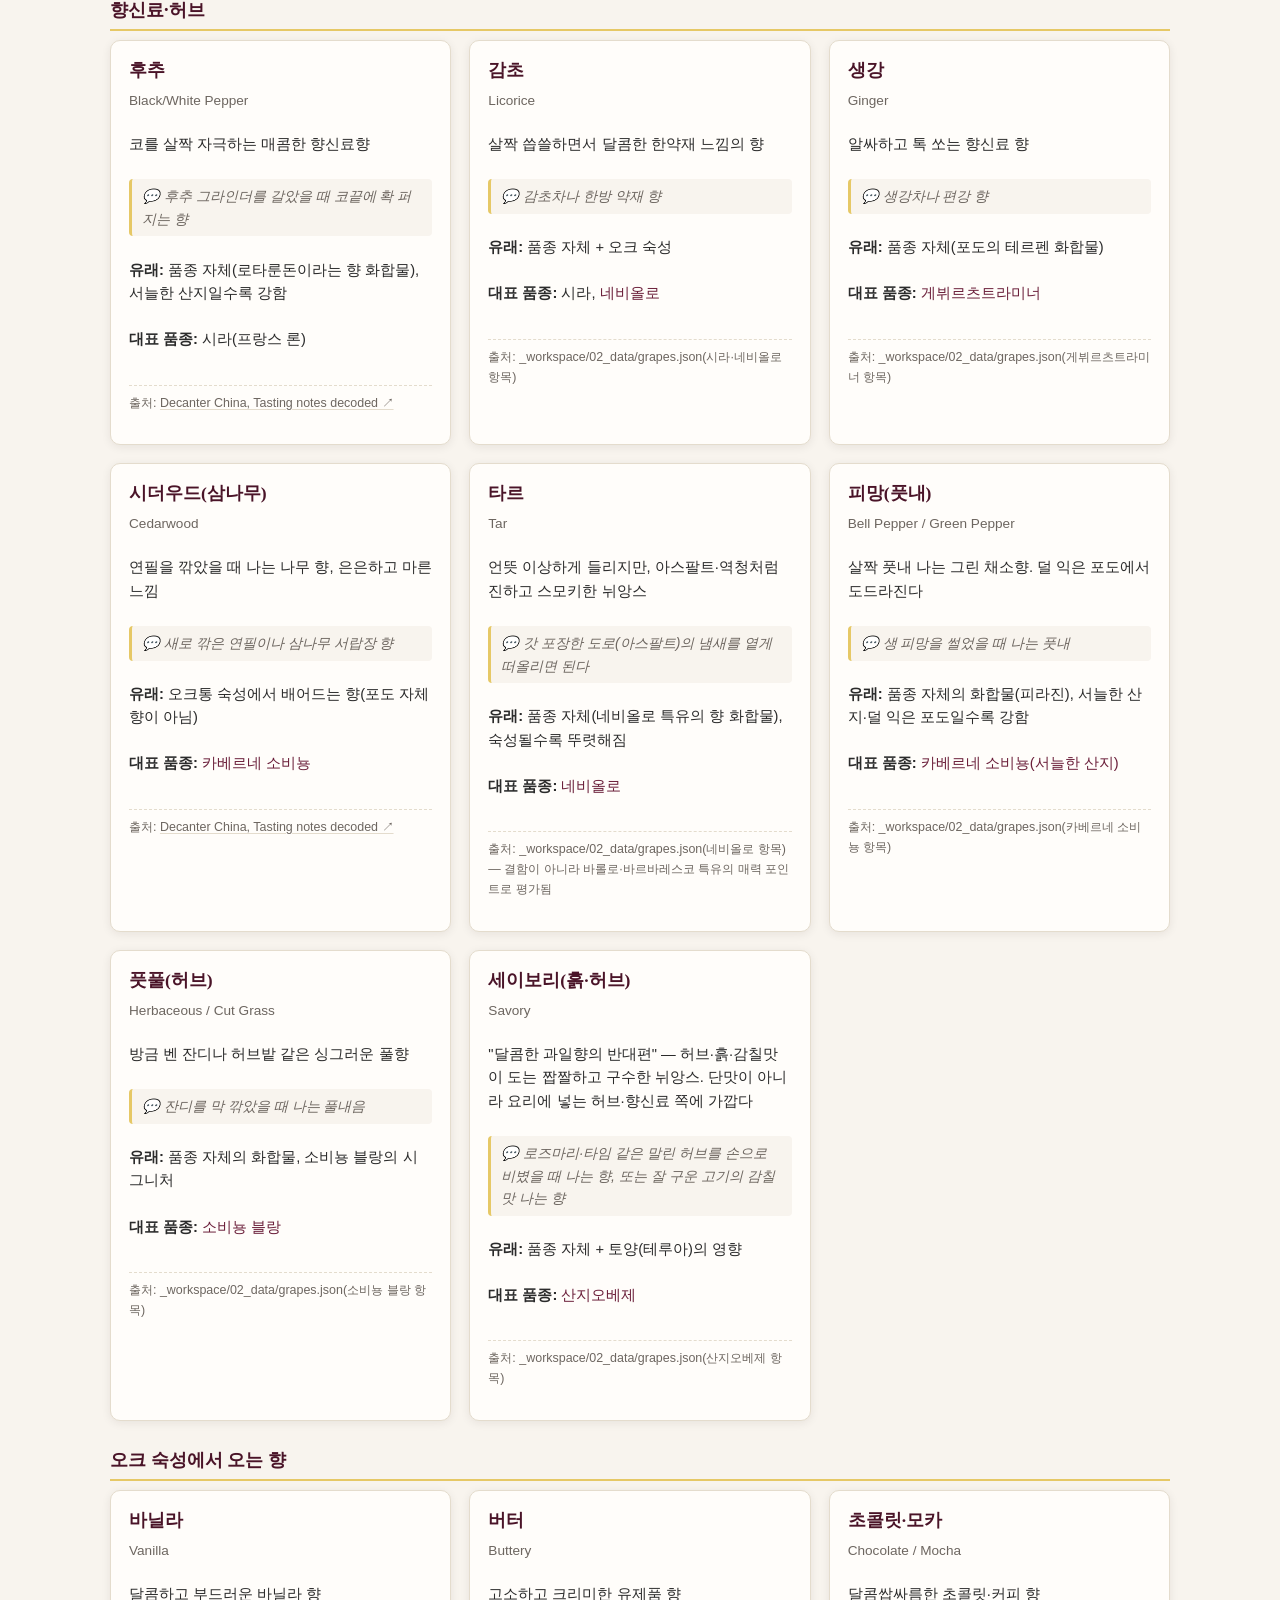
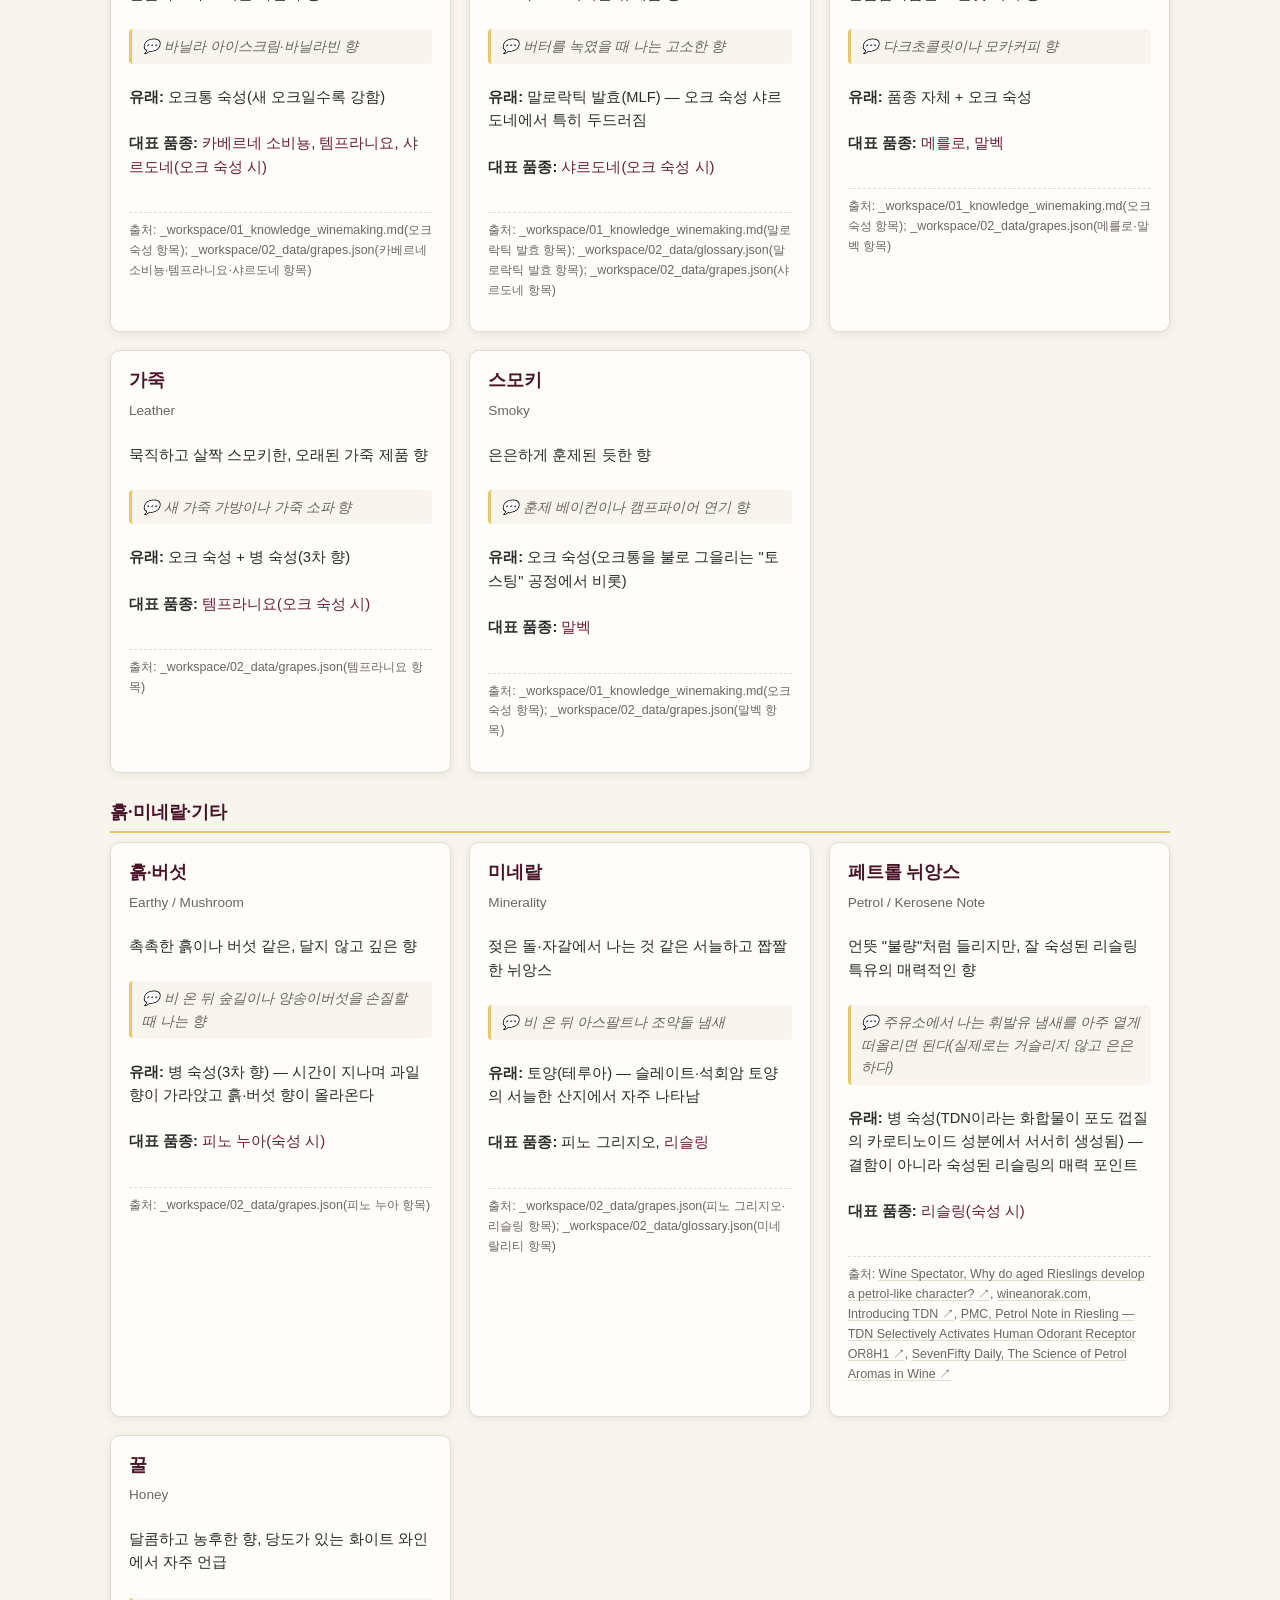
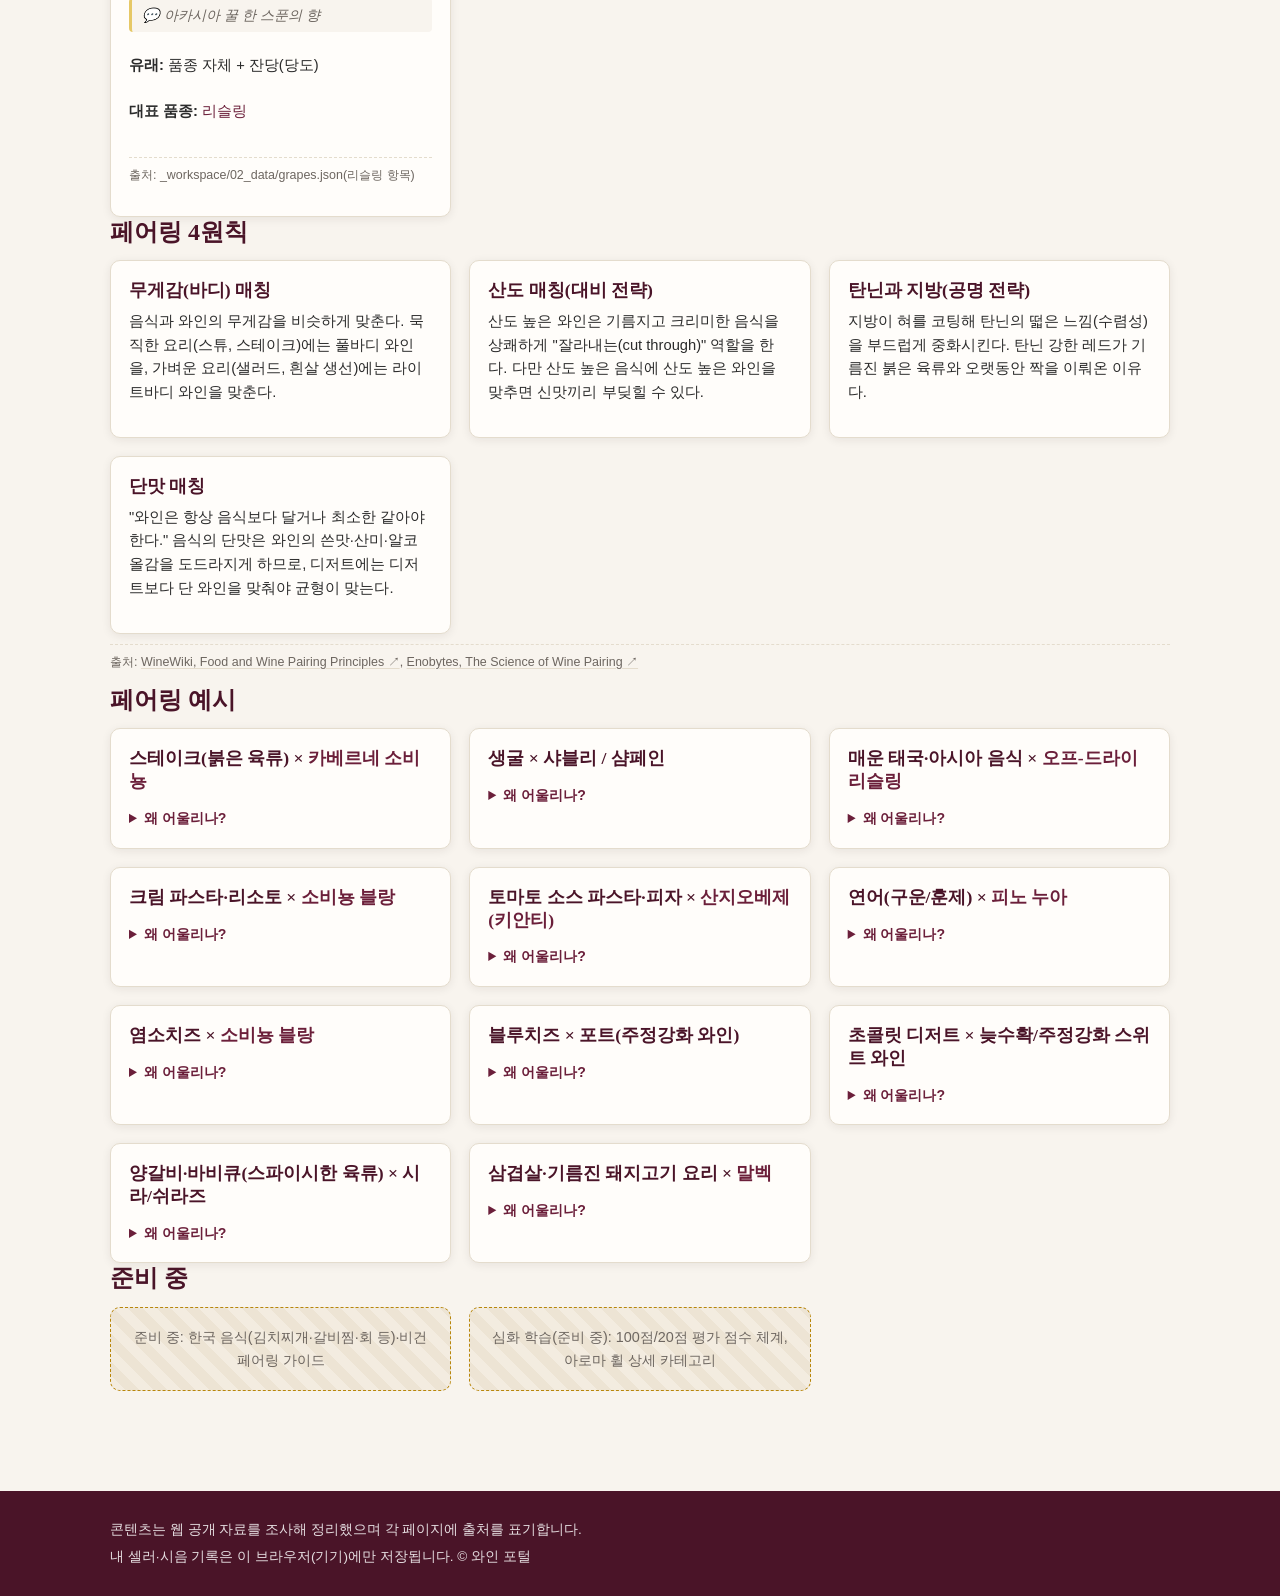
<file: pages/guide.html>
<!doctype html>
<html lang="ko">
<head>
<meta charset="utf-8">
<meta name="viewport" content="width=device-width, initial-scale=1">
<title>테이스팅·페어링 — 와인 포털</title>
<meta name="description" content="와인을 체계적으로 시음하는 법과 음식 페어링 원리·예시를 알려주는 실용 가이드.">
<link rel="stylesheet" href="../css/style.css">
</head>
<body>
<div id="site-header"></div>

<main>
  <section class="section">
    <div class="container">
      <h1 class="section-title">테이스팅·페어링</h1>
      <p class="section-intro">소믈리에처럼 맛보는 법, 그리고 무엇과 곁들일지 알아본다.</p>

      <div id="guide-root"></div>
    </div>
  </section>
</main>

<div id="site-footer"></div>

<script>window.SITE_ROOT = "../";</script>
<script src="../js/data.js"></script>
<script src="../js/common.js"></script>
<script src="../js/cellar.js"></script>
<script src="../js/render.js"></script>
<script>
  document.addEventListener("DOMContentLoaded", function () {
    Render.initGuide();
  });
</script>
</body>
</html>
</file>
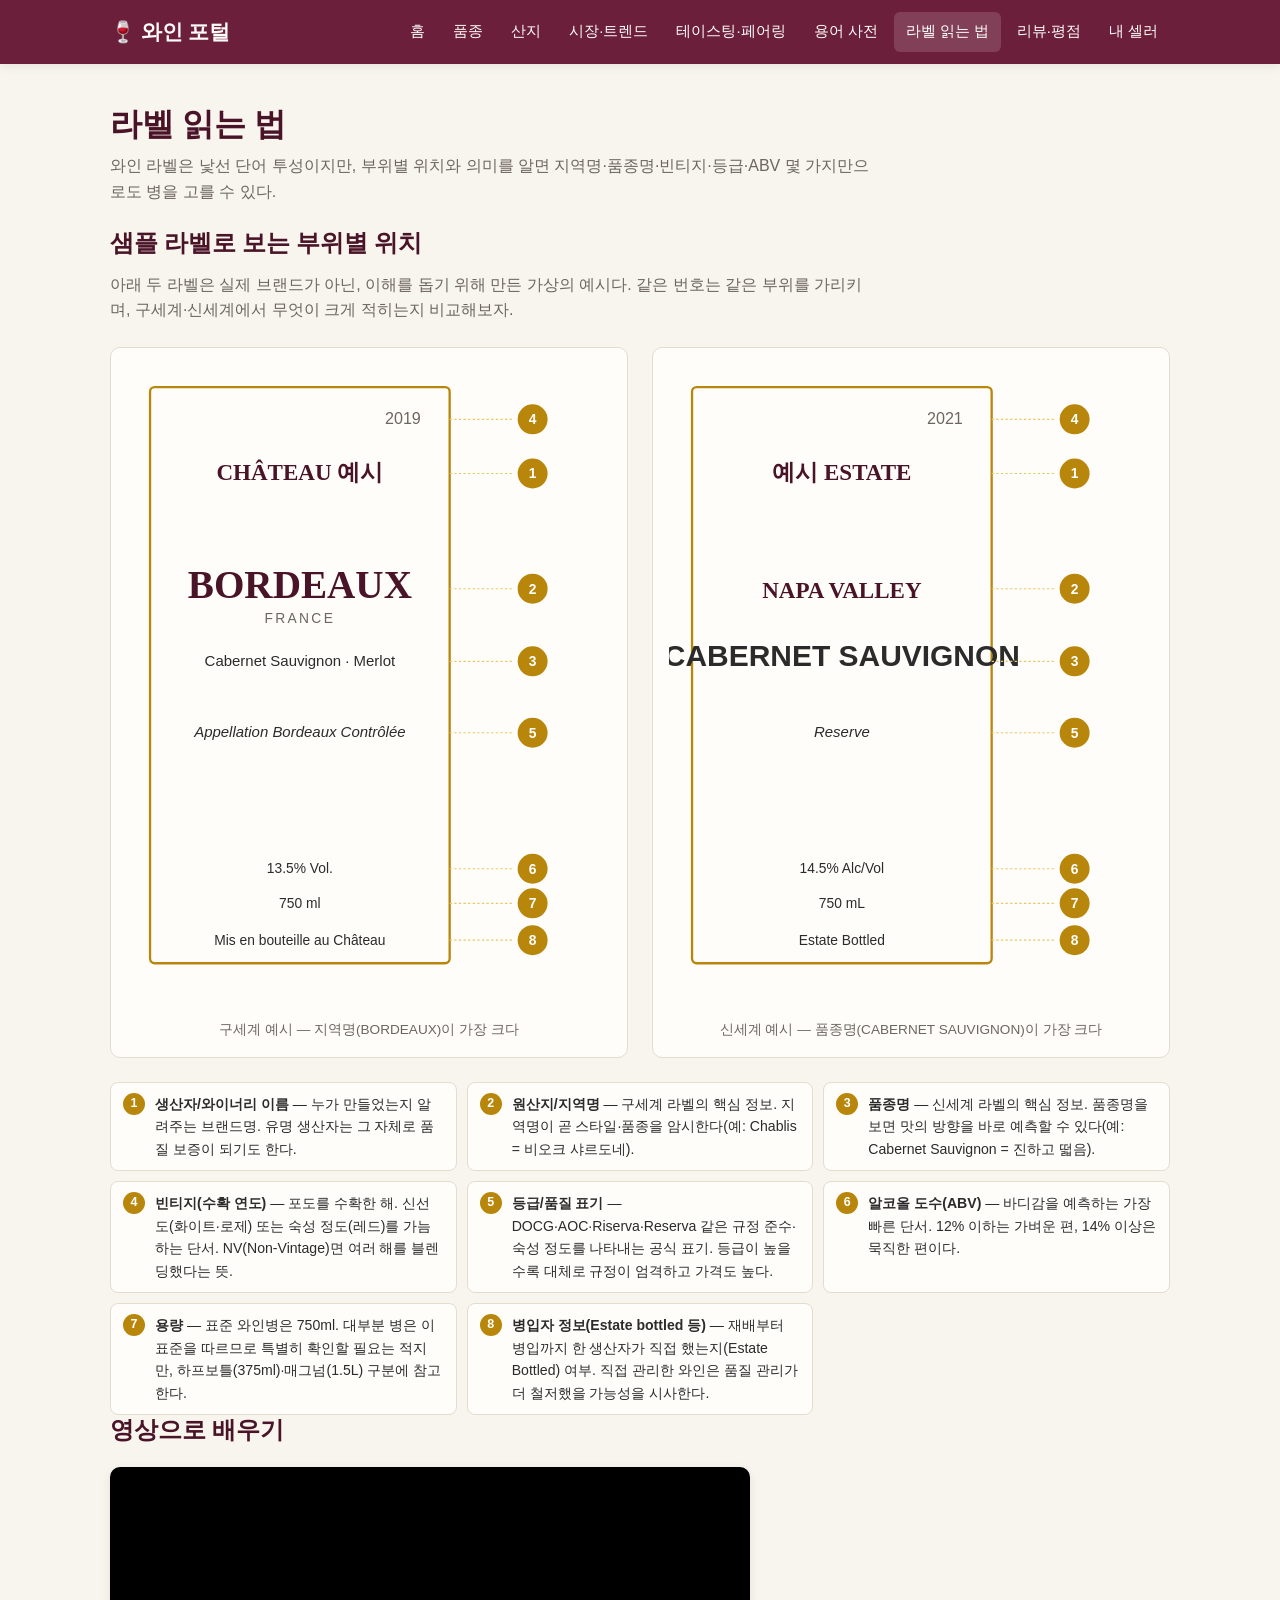
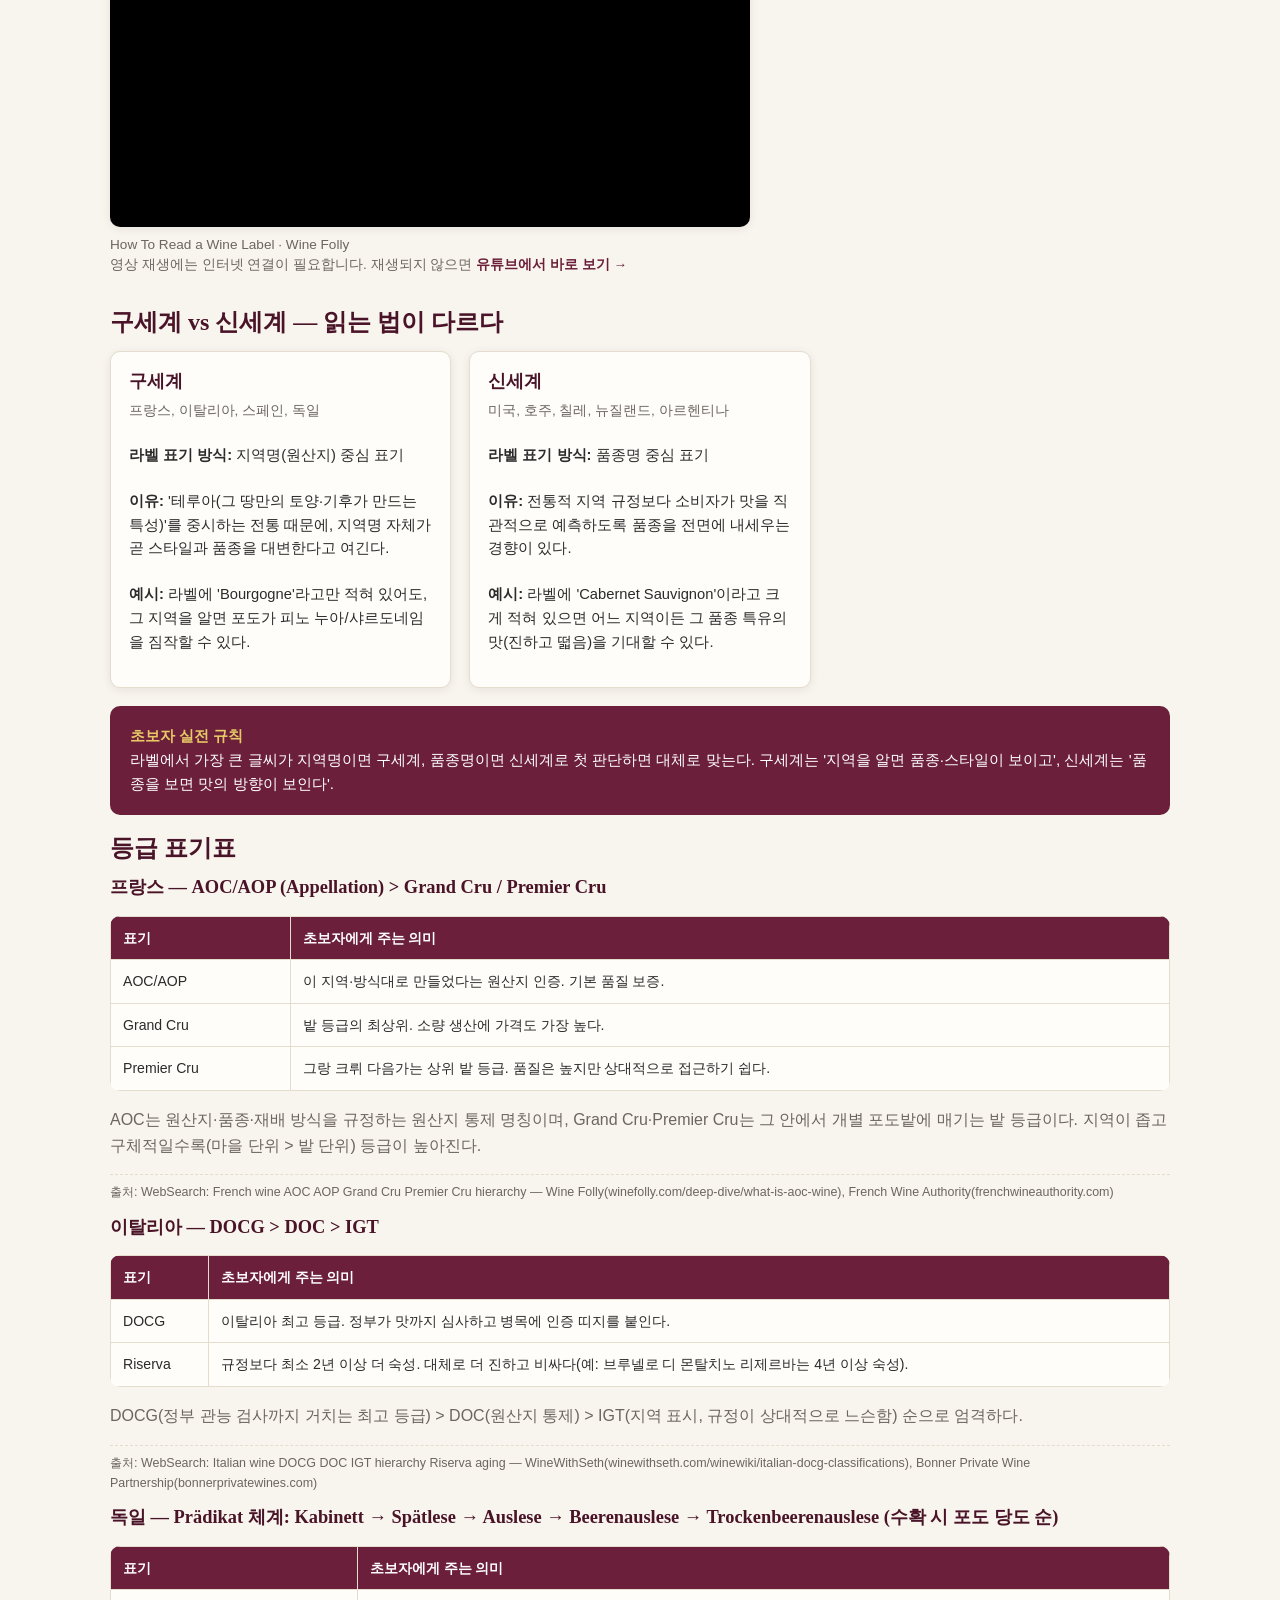
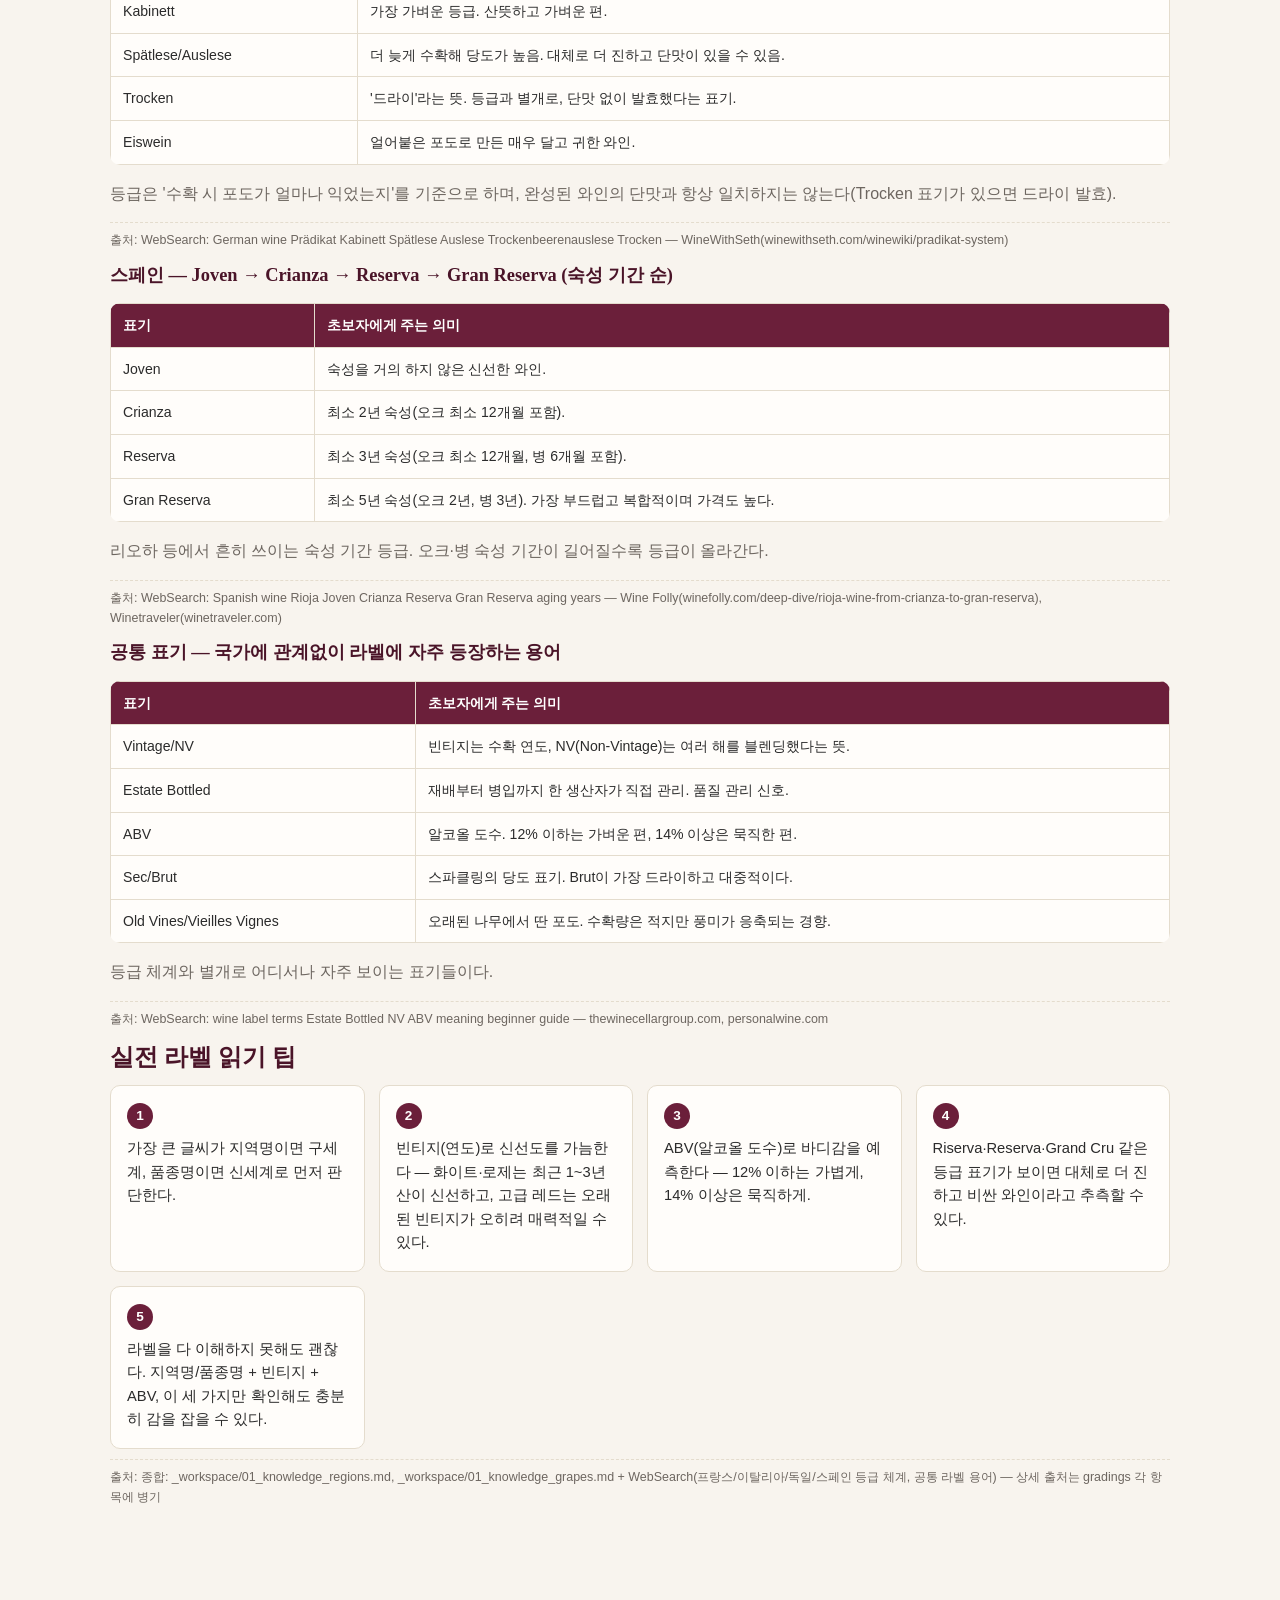
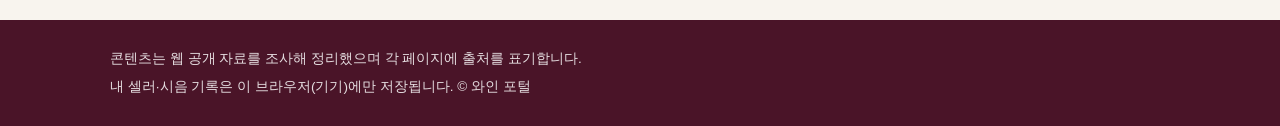
<file: pages/labels.html>
<!doctype html>
<html lang="ko">
<head>
<meta charset="utf-8">
<meta name="viewport" content="width=device-width, initial-scale=1">
<title>라벨 읽는 법 — 와인 포털</title>
<meta name="description" content="와인 라벨의 각 부위가 무엇을 뜻하는지, 구세계·신세계 라벨은 어떻게 다르게 읽는지, 국가별 등급 표기는 무슨 의미인지 초보자 눈높이로 정리합니다.">
<link rel="stylesheet" href="../css/style.css">
</head>
<body>
<div id="site-header"></div>

<main>
  <section class="section">
    <div class="container">
      <h1 class="section-title">라벨 읽는 법</h1>
      <p class="section-intro">와인 라벨은 낯선 단어 투성이지만, 부위별 위치와 의미를 알면 지역명·품종명·빈티지·등급·ABV 몇 가지만으로도 병을 고를 수 있다.</p>

      <div id="labels-root"></div>
    </div>
  </section>
</main>

<div id="site-footer"></div>

<script>window.SITE_ROOT = "../";</script>
<script src="../js/data.js"></script>
<script src="../js/common.js"></script>
<script src="../js/cellar.js"></script>
<script src="../js/render.js"></script>
<script>
  document.addEventListener("DOMContentLoaded", function () {
    Render.initLabels();
  });
</script>
</body>
</html>
</file>
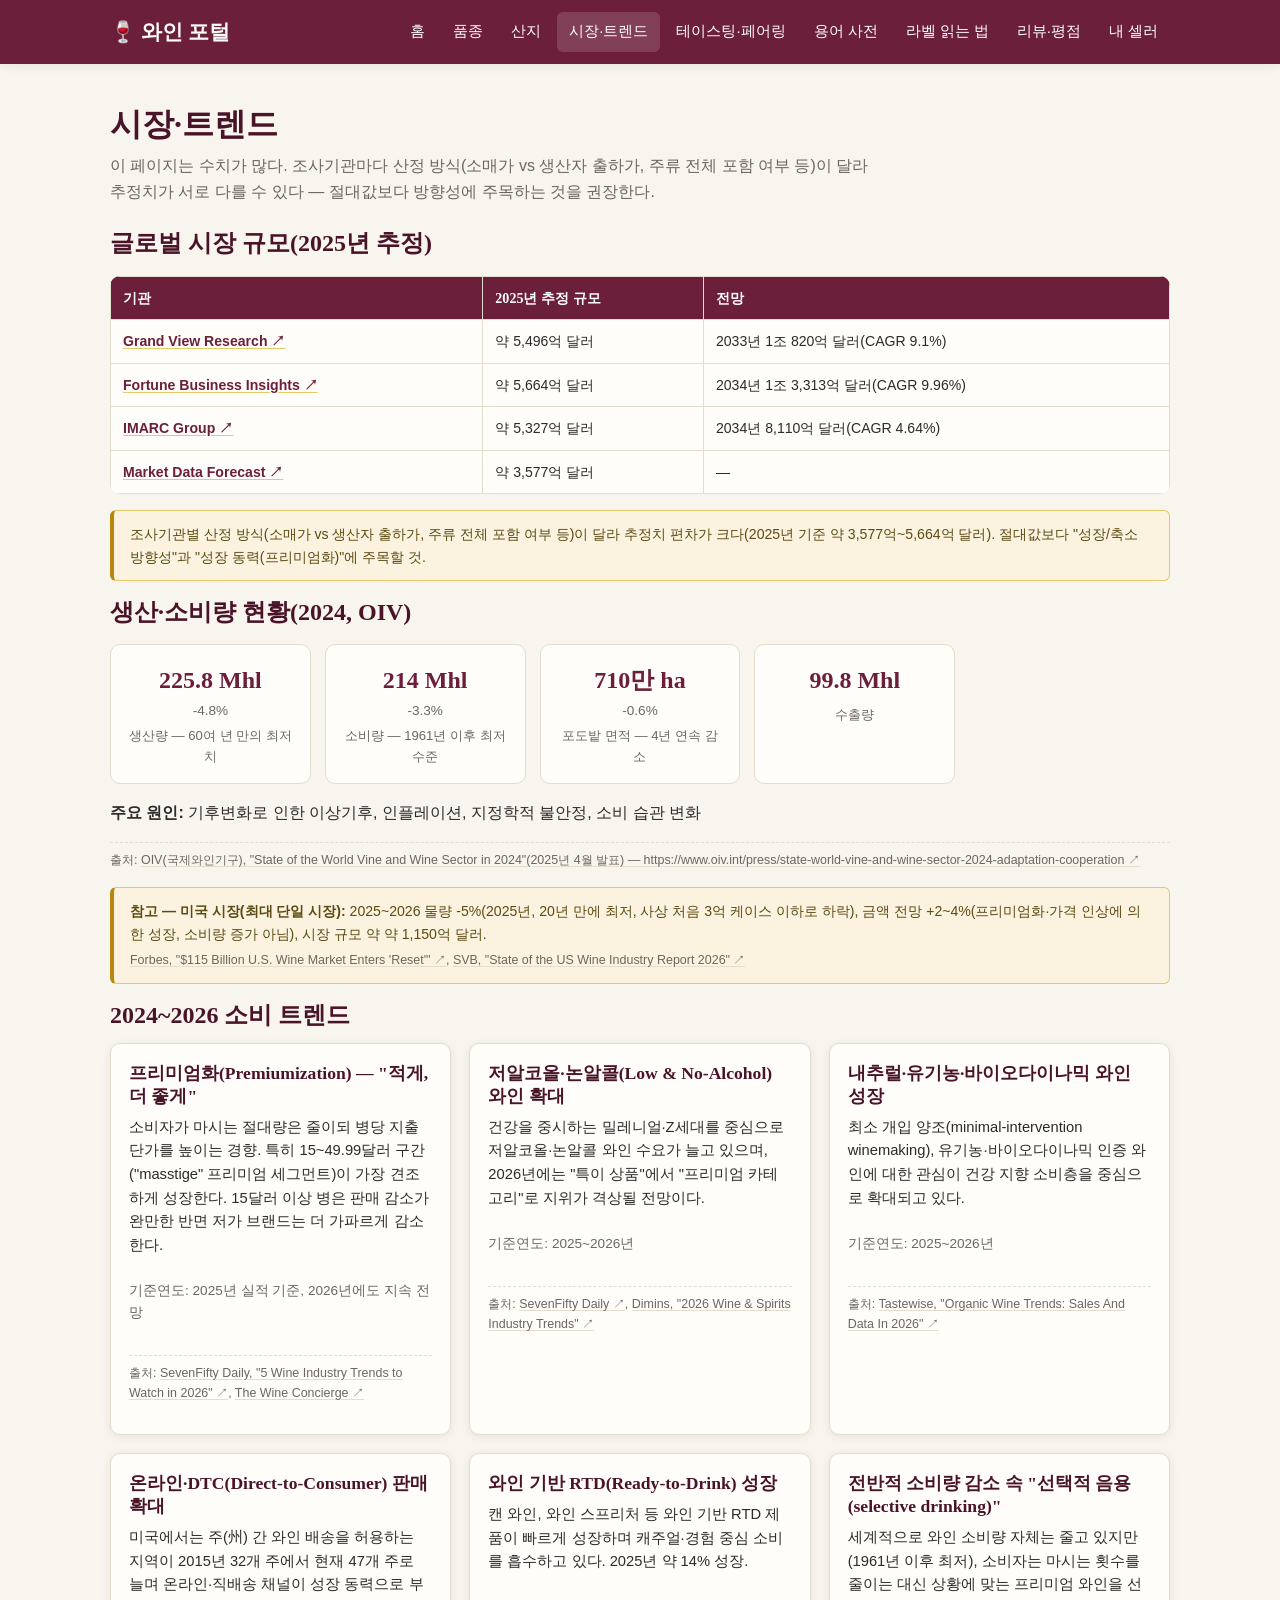
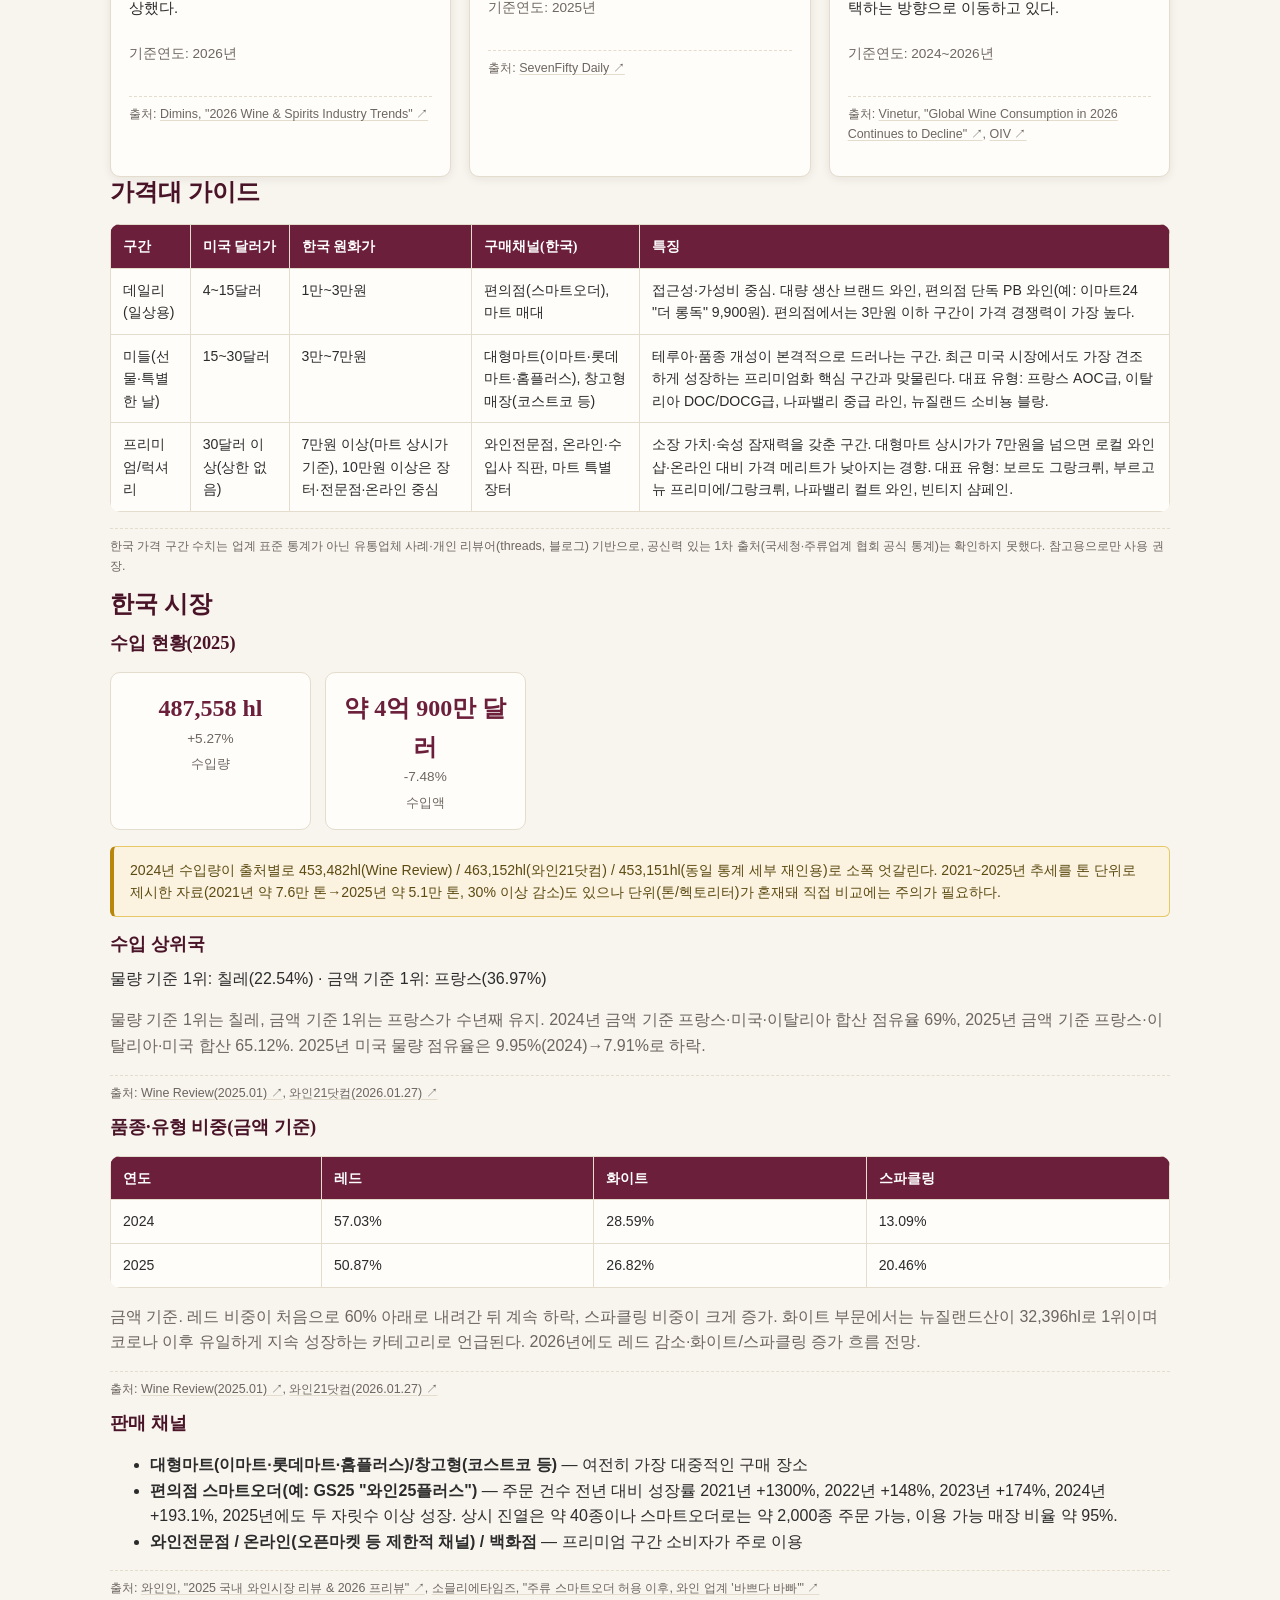
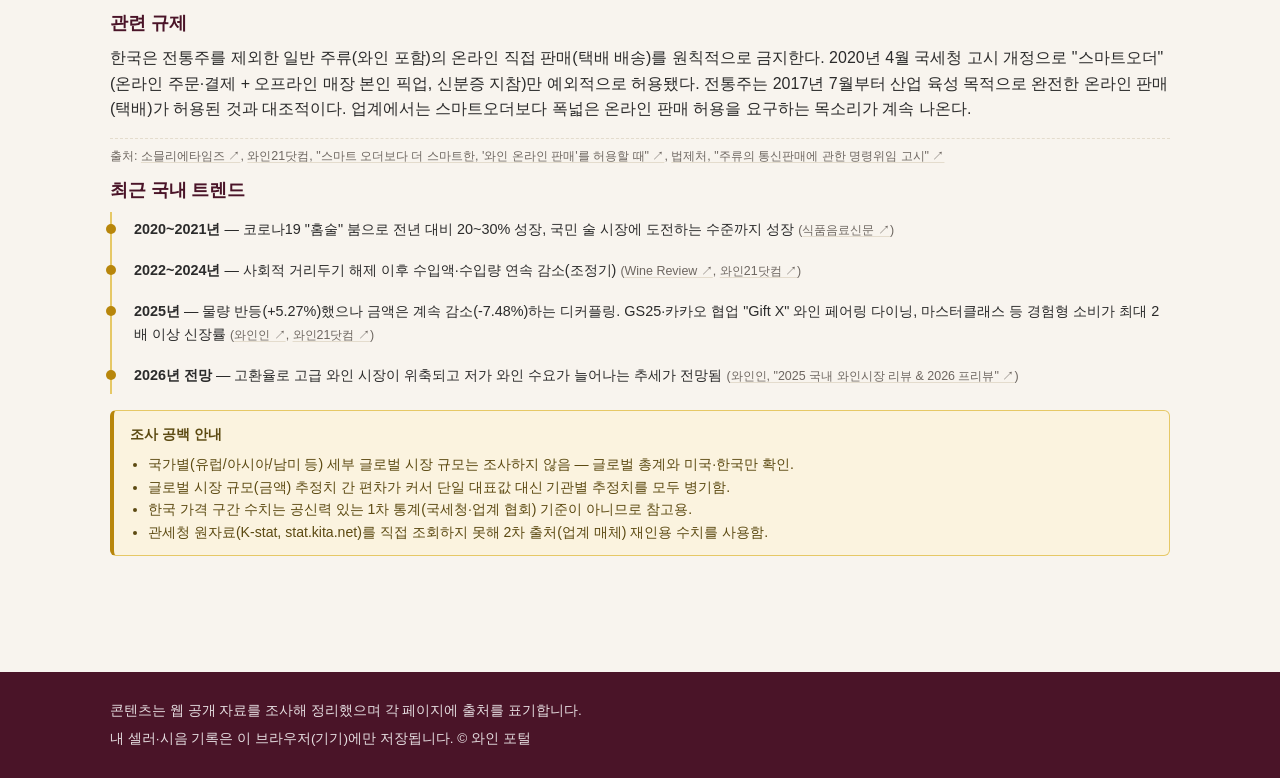
<file: pages/market.html>
<!doctype html>
<html lang="ko">
<head>
<meta charset="utf-8">
<meta name="viewport" content="width=device-width, initial-scale=1">
<title>시장·트렌드 — 와인 포털</title>
<meta name="description" content="글로벌·한국 와인 시장 규모, 소비 트렌드, 가격대를 한 페이지에서 확인합니다.">
<link rel="stylesheet" href="../css/style.css">
</head>
<body>
<div id="site-header"></div>

<main>
  <section class="section">
    <div class="container">
      <h1 class="section-title">시장·트렌드</h1>
      <p class="section-intro">이 페이지는 수치가 많다. 조사기관마다 산정 방식(소매가 vs 생산자 출하가, 주류 전체 포함 여부 등)이 달라 추정치가 서로 다를 수 있다 — 절대값보다 방향성에 주목하는 것을 권장한다.</p>

      <div id="market-root"></div>
    </div>
  </section>
</main>

<div id="site-footer"></div>

<script>window.SITE_ROOT = "../";</script>
<script src="../js/data.js"></script>
<script src="../js/common.js"></script>
<script src="../js/cellar.js"></script>
<script src="../js/render.js"></script>
<script>
  document.addEventListener("DOMContentLoaded", function () {
    Render.initMarket();
  });
</script>
</body>
</html>
</file>
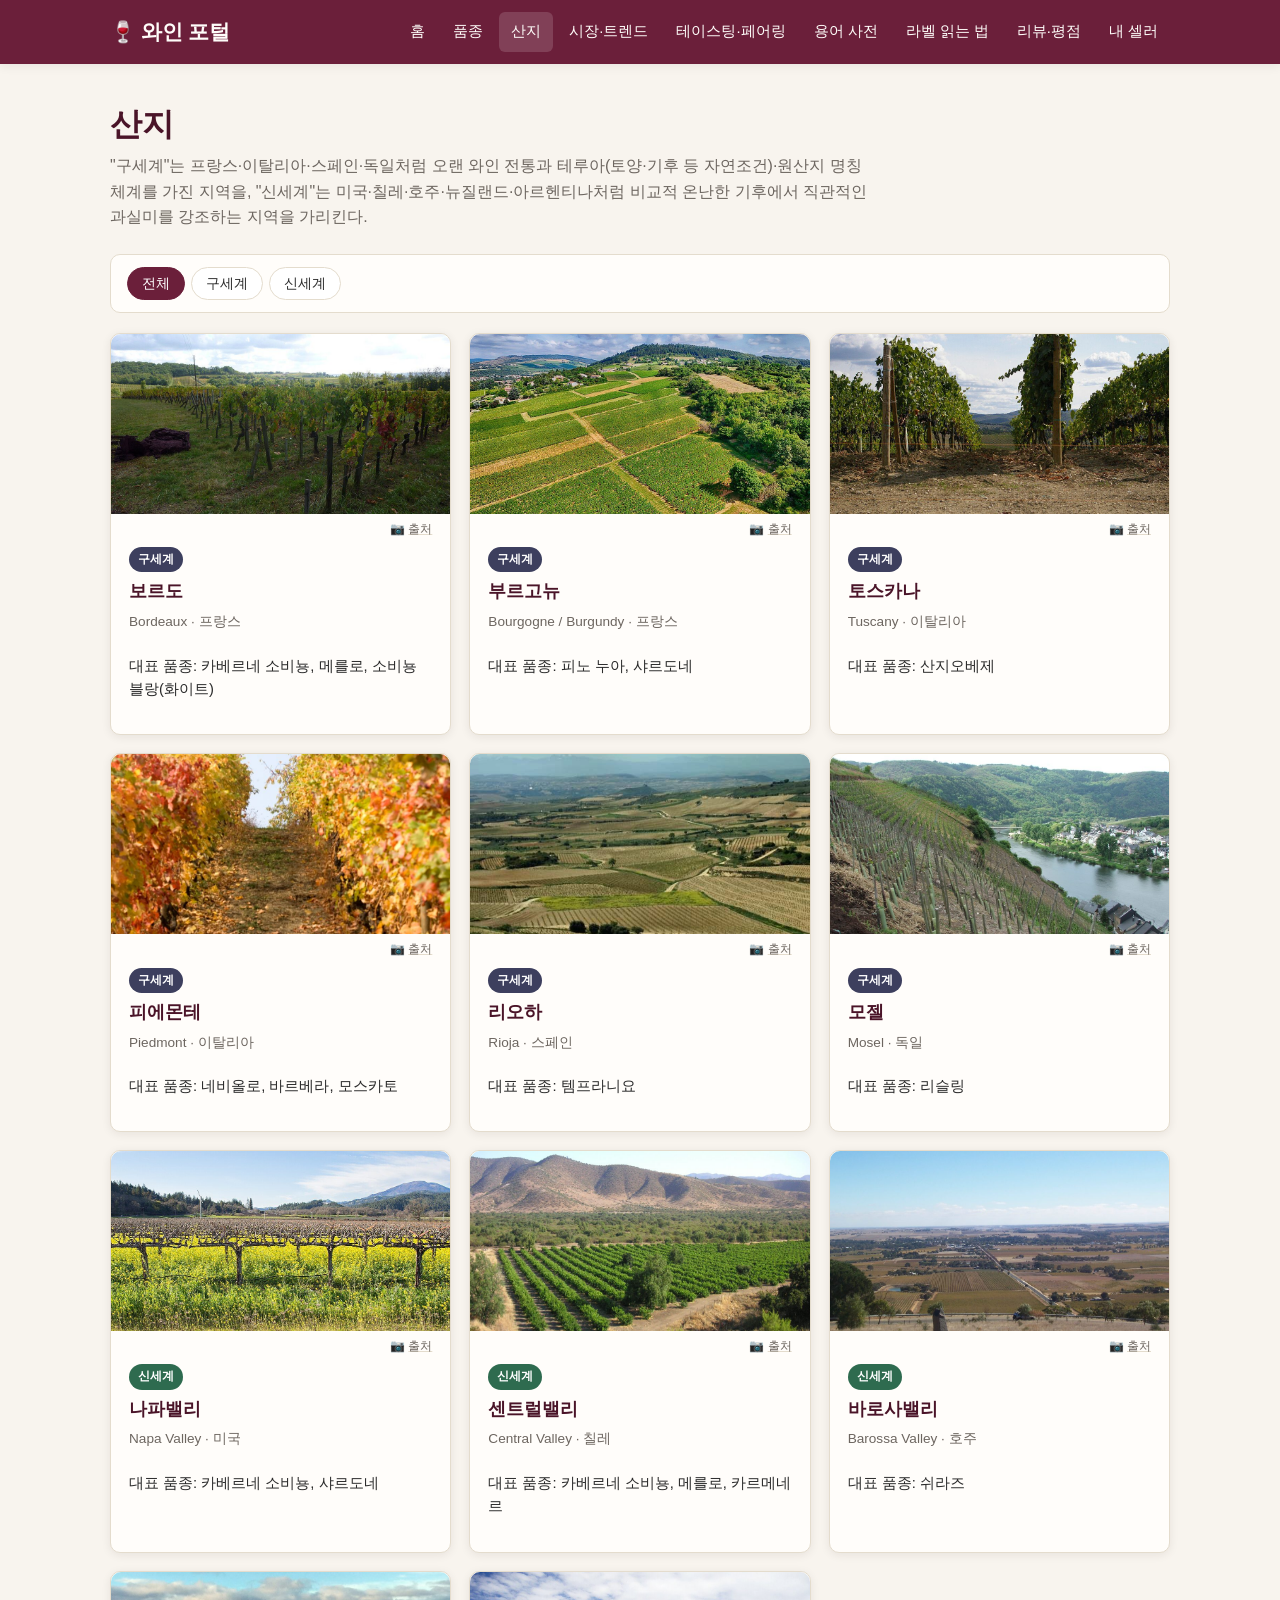
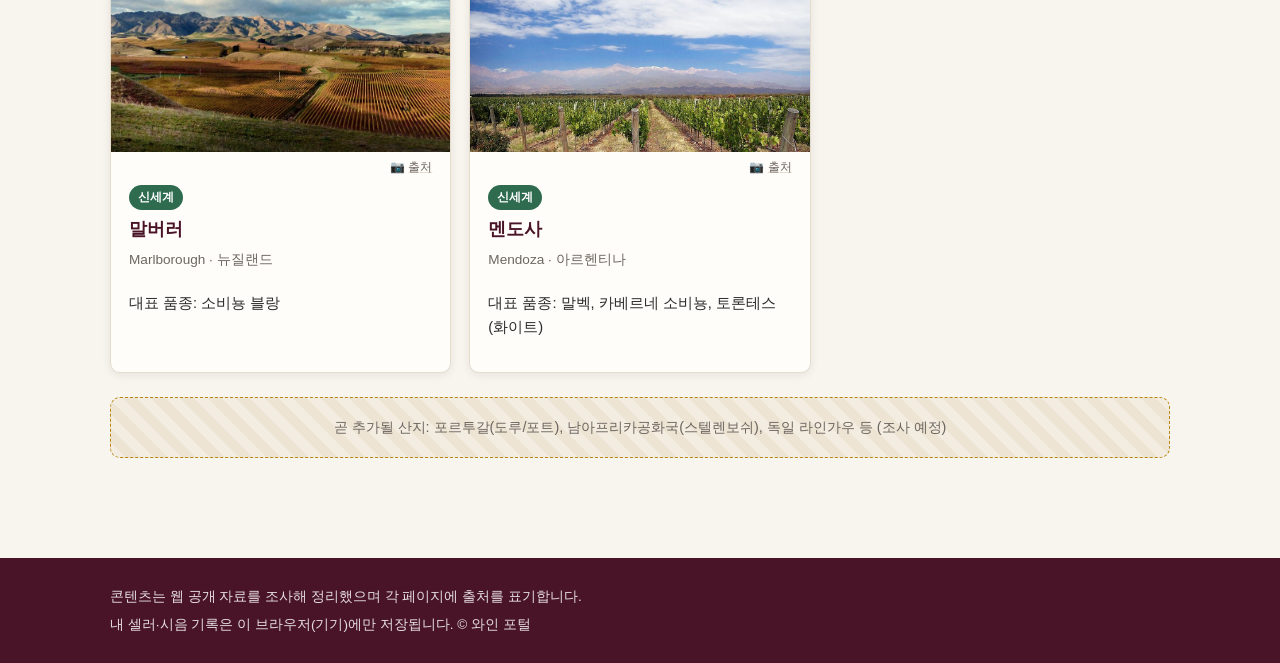
<file: pages/regions.html>
<!doctype html>
<html lang="ko">
<head>
<meta charset="utf-8">
<meta name="viewport" content="width=device-width, initial-scale=1">
<title>산지 — 와인 포털</title>
<meta name="description" content="구세계 6곳, 신세계 5곳 와인 산지의 기후·테루아·대표 스타일을 살펴봅니다.">
<link rel="stylesheet" href="../css/style.css">
</head>
<body>
<div id="site-header"></div>

<main>
  <section class="section">
    <div class="container">
      <h1 class="section-title">산지</h1>
      <p class="section-intro">"구세계"는 프랑스·이탈리아·스페인·독일처럼 오랜 와인 전통과 테루아(토양·기후 등 자연조건)·원산지 명칭 체계를 가진 지역을, "신세계"는 미국·칠레·호주·뉴질랜드·아르헨티나처럼 비교적 온난한 기후에서 직관적인 과실미를 강조하는 지역을 가리킨다.</p>

      <div class="filter-bar">
        <div class="tab-group" id="regions-world-tabs">
          <button type="button" class="tab-btn active" data-world="all">전체</button>
          <button type="button" class="tab-btn" data-world="old">구세계</button>
          <button type="button" class="tab-btn" data-world="new">신세계</button>
        </div>
      </div>

      <div id="regions-detail"></div>
      <div class="card-grid" id="regions-grid"></div>

      <div style="margin-top:24px;" id="regions-gap-note"></div>
    </div>
  </section>
</main>

<div id="site-footer"></div>

<script>window.SITE_ROOT = "../";</script>
<script src="../js/data.js"></script>
<script src="../js/common.js"></script>
<script src="../js/cellar.js"></script>
<script src="../js/render.js"></script>
<script>
  document.addEventListener("DOMContentLoaded", function () {
    Render.initRegions();
  });
</script>
</body>
</html>
</file>
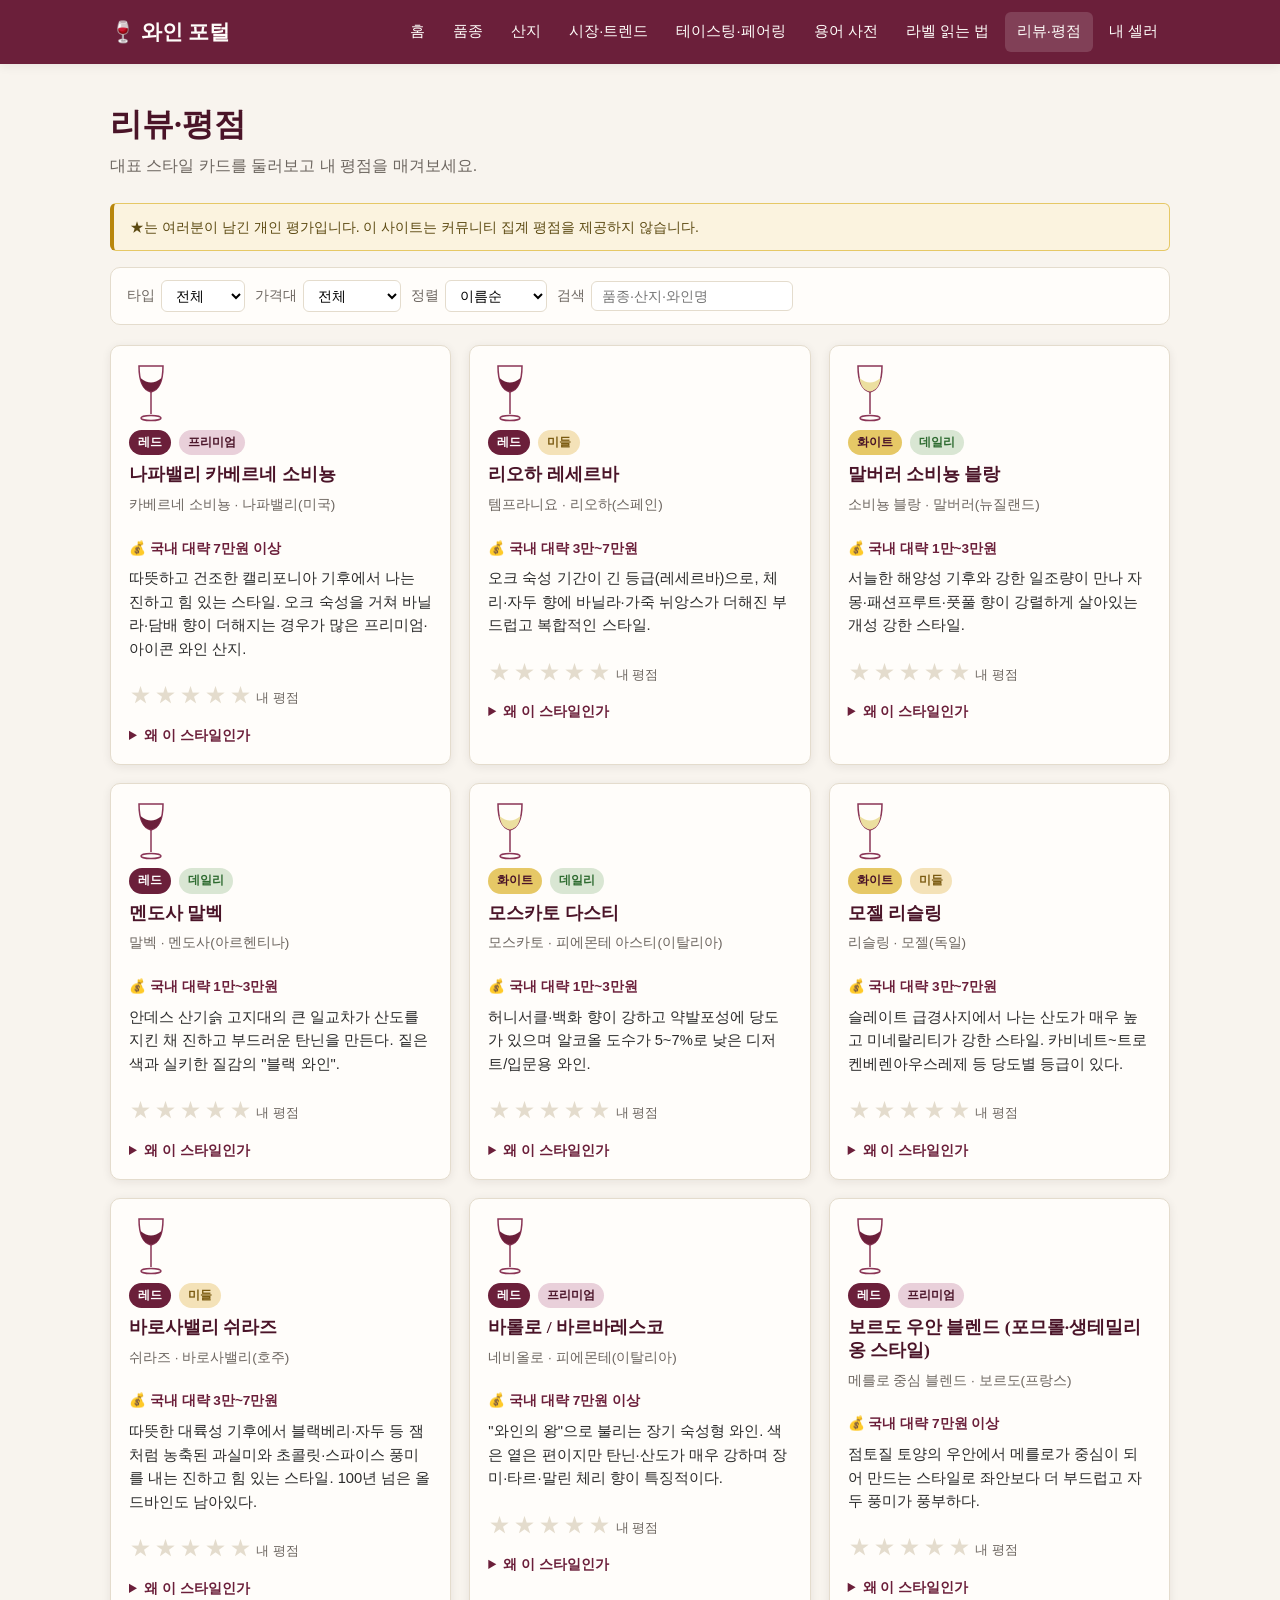
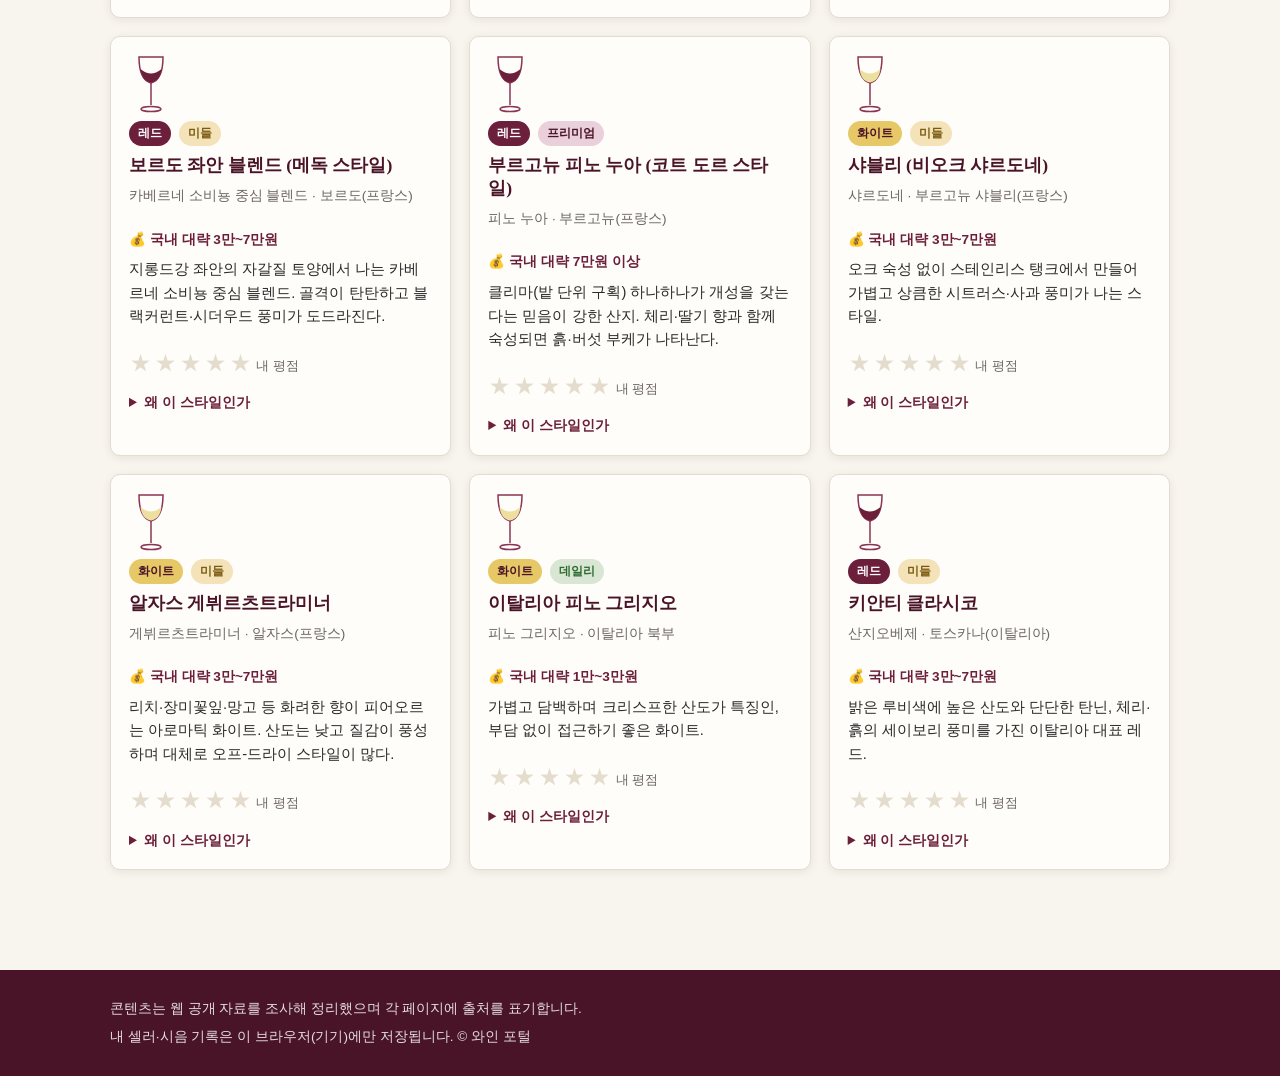
<file: pages/reviews.html>
<!doctype html>
<html lang="ko">
<head>
<meta charset="utf-8">
<meta name="viewport" content="width=device-width, initial-scale=1">
<title>리뷰·평점 — 와인 포털</title>
<meta name="description" content="대표 와인 스타일 카드를 둘러보고 직접 별점을 매겨보세요. 개인 평가는 이 브라우저에 저장됩니다.">
<link rel="stylesheet" href="../css/style.css">
</head>
<body>
<div id="site-header"></div>

<main>
  <section class="section">
    <div class="container">
      <h1 class="section-title">리뷰·평점</h1>
      <p class="section-intro">대표 스타일 카드를 둘러보고 내 평점을 매겨보세요.</p>
      <div class="notice-box">★는 여러분이 남긴 개인 평가입니다. 이 사이트는 커뮤니티 집계 평점을 제공하지 않습니다.</div>

      <div class="filter-bar">
        <label>타입
          <select id="reviews-filter-type">
            <option value="all">전체</option>
            <option value="red">레드</option>
            <option value="white">화이트</option>
          </select>
        </label>
        <label>가격대
          <select id="reviews-filter-price">
            <option value="all">전체</option>
            <option value="daily">데일리</option>
            <option value="mid">미들</option>
            <option value="premium">프리미엄</option>
          </select>
        </label>
        <label>정렬
          <select id="reviews-sort">
            <option value="name">이름순</option>
            <option value="price">가격대순</option>
            <option value="myrating">내 평점순</option>
          </select>
        </label>
        <label>검색
          <input type="search" id="reviews-search" placeholder="품종·산지·와인명">
        </label>
      </div>

      <div class="card-grid" id="reviews-grid"></div>
    </div>
  </section>
</main>

<div id="site-footer"></div>

<script>window.SITE_ROOT = "../";</script>
<script src="../js/data.js"></script>
<script src="../js/common.js"></script>
<script src="../js/cellar.js"></script>
<script src="../js/render.js"></script>
<script>
  document.addEventListener("DOMContentLoaded", function () {
    Render.initReviews();
  });
</script>
</body>
</html>
</file>
<file: css/style.css>
/*
 * css/style.css — 와인 포털 공통 스타일
 * 테마: 딥 버건디 + 크림/아이보리 + 골드 액센트
 * 레이아웃: 모바일 1열 → 태블릿 2열 → 데스크톱 3~4열 카드 그리드
 */

:root {
  --color-burgundy: #6b1f3a;
  --color-burgundy-dark: #4a1428;
  --color-burgundy-light: #8a3556;
  --color-cream: #f8f4ee;
  --color-ivory: #fffdfa;
  --color-gold: #b8860b;
  --color-gold-light: #e6c866;
  --color-charcoal: #2b2b2b;
  --color-gray: #6d6660;
  --color-border: #e4dccd;
  --radius: 10px;
  --shadow: 0 2px 10px rgba(43, 20, 30, 0.08);
  --shadow-hover: 0 6px 20px rgba(43, 20, 30, 0.14);
  --max-width: 1100px;
  --font-serif: "Noto Serif KR", "Georgia", "Batang", serif;
  --font-sans: "Pretendard", -apple-system, BlinkMacSystemFont, "Malgun Gothic", "Apple SD Gothic Neo", sans-serif;
}

* { box-sizing: border-box; }

html { scroll-behavior: smooth; }

body {
  margin: 0;
  font-family: var(--font-sans);
  color: var(--color-charcoal);
  background: var(--color-cream);
  line-height: 1.6;
  overflow-x: hidden;
}

h1, h2, h3, h4 {
  font-family: var(--font-serif);
  color: var(--color-burgundy-dark);
  line-height: 1.3;
  margin: 0 0 0.5em;
}

h1 { font-size: 2rem; }
h2 { font-size: 1.5rem; }
h3 { font-size: 1.15rem; }

p { margin: 0 0 1em; }

a { color: var(--color-burgundy); text-decoration: none; }
a:hover { text-decoration: underline; }

img { max-width: 100%; display: block; }

.container {
  max-width: var(--max-width);
  margin: 0 auto;
  padding: 0 20px;
}

/* ===== 헤더·네비게이션 ===== */
.site-header {
  background: var(--color-burgundy);
  color: var(--color-ivory);
  position: sticky;
  top: 0;
  z-index: 100;
  box-shadow: var(--shadow);
}

.site-header .container {
  display: flex;
  align-items: center;
  justify-content: space-between;
  padding-top: 12px;
  padding-bottom: 12px;
}

.brand {
  font-family: var(--font-serif);
  font-size: 1.3rem;
  font-weight: 700;
  color: var(--color-ivory) !important;
  text-decoration: none;
  white-space: nowrap;
}

.nav-toggle {
  display: none;
  background: transparent;
  border: 1px solid rgba(255,255,255,0.5);
  color: var(--color-ivory);
  font-size: 1.1rem;
  padding: 6px 10px;
  border-radius: 6px;
  cursor: pointer;
}

.main-nav {
  display: flex;
  flex-wrap: wrap;
  gap: 4px;
}

.main-nav a {
  color: var(--color-ivory) !important;
  padding: 8px 12px;
  border-radius: 6px;
  font-size: 0.92rem;
  text-decoration: none;
  white-space: nowrap;
}

.main-nav a:hover,
.main-nav a[aria-current="page"] {
  background: rgba(255,255,255,0.15);
}

@media (max-width: 768px) {
  .nav-toggle { display: inline-block; }
  .main-nav {
    display: none;
    flex-direction: column;
    width: 100%;
    padding-bottom: 10px;
  }
  .main-nav.open { display: flex; }
  .site-header .container { flex-wrap: wrap; }
}

/* ===== 푸터 ===== */
.site-footer {
  background: var(--color-burgundy-dark);
  color: rgba(255,255,255,0.85);
  margin-top: 60px;
  padding: 28px 0;
  font-size: 0.85rem;
}

.site-footer a { color: var(--color-gold-light) !important; }

/* ===== 히어로 ===== */
.hero {
  background: linear-gradient(135deg, var(--color-burgundy) 0%, var(--color-burgundy-dark) 100%);
  color: var(--color-ivory);
  padding: 56px 0;
  text-align: center;
}

.hero h1 {
  color: var(--color-ivory);
  font-size: 2.1rem;
  max-width: 760px;
  margin: 0 auto 0.6em;
}

.hero p {
  color: rgba(255,255,255,0.85);
  max-width: 620px;
  margin: 0 auto;
  font-size: 1.05rem;
}

/* ===== 섹션 공통 ===== */
main { display: block; }

.section {
  padding: 40px 0;
}

.section-title {
  margin-bottom: 8px;
}

.section-intro {
  color: var(--color-gray);
  max-width: 760px;
  margin-bottom: 24px;
}

/* ===== 카드 그리드 ===== */
.card-grid {
  display: grid;
  grid-template-columns: repeat(auto-fill, minmax(260px, 1fr));
  gap: 18px;
}

.grid-2 { grid-template-columns: repeat(auto-fill, minmax(320px, 1fr)); }

@media (max-width: 768px) {
  .card-grid { grid-template-columns: 1fr; }
}

/* ===== 공통 와인 카드 ===== */
.wine-card {
  background: var(--color-ivory);
  border: 1px solid var(--color-border);
  border-radius: var(--radius);
  padding: 18px;
  box-shadow: var(--shadow);
  transition: box-shadow 0.15s ease, transform 0.15s ease;
  display: flex;
  flex-direction: column;
  gap: 8px;
}

.wine-card:hover {
  box-shadow: var(--shadow-hover);
  transform: translateY(-2px);
}

.wine-card .card-title {
  font-family: var(--font-serif);
  font-size: 1.1rem;
  color: var(--color-burgundy-dark);
  margin: 0;
}

.card-sub {
  color: var(--color-gray);
  font-size: 0.85rem;
}

.card-desc {
  font-size: 0.92rem;
  color: var(--color-charcoal);
}

.card-actions {
  margin-top: auto;
  display: flex;
  justify-content: space-between;
  align-items: center;
  gap: 8px;
}

/* 카드 상단 배지 줄 — margin-top:auto가 없어 항상 카드 맨 위에 고정된다.
   (.card-actions를 상단 배지에 쓰면 짧은 카드에서 배지가 아래로 밀린다) */
.card-top {
  display: flex;
  flex-wrap: wrap;
  align-items: center;
  gap: 8px;
}

.card-price {
  font-size: 0.85rem;
  font-weight: 600;
  color: var(--color-burgundy);
  margin: 0;
}

/* ===== 뱃지 ===== */
.badge {
  display: inline-block;
  font-size: 0.75rem;
  font-weight: 600;
  padding: 3px 9px;
  border-radius: 999px;
  white-space: nowrap;
}

.badge-red { background: var(--color-burgundy); color: #fff; }
.badge-white { background: var(--color-gold-light); color: var(--color-burgundy-dark); }
.badge-other { background: #e0dcd4; color: var(--color-charcoal); }

.badge-old { background: #3d3f5e; color: #fff; }
.badge-new { background: #2e6b4f; color: #fff; }

.badge-daily { background: #d9e6d3; color: #2e6b30; }
.badge-mid { background: #f4e2b8; color: #7a5a10; }
.badge-premium { background: #e9d0da; color: var(--color-burgundy-dark); }

.badge-outline {
  background: transparent;
  border: 1px solid var(--color-border);
  color: var(--color-gray);
}

/* ===== 별점 ===== */
.stars {
  color: var(--color-gold);
  font-size: 1.15rem;
  letter-spacing: 1px;
}

.stars-input {
  display: inline-flex;
  gap: 2px;
  cursor: pointer;
}

.stars-input .star-btn {
  background: none;
  border: none;
  font-size: 1.3rem;
  color: var(--color-border);
  cursor: pointer;
  padding: 0 1px;
  line-height: 1;
}

.stars-input .star-btn.filled { color: var(--color-gold); }
.stars-input .star-btn:hover { color: var(--color-gold-light); }

/* ===== 필터바 ===== */
.filter-bar {
  display: flex;
  flex-wrap: wrap;
  gap: 10px;
  align-items: center;
  margin-bottom: 20px;
  background: var(--color-ivory);
  border: 1px solid var(--color-border);
  border-radius: var(--radius);
  padding: 12px 16px;
}

.filter-bar label {
  font-size: 0.85rem;
  color: var(--color-gray);
  display: flex;
  align-items: center;
  gap: 6px;
}

.filter-bar select,
.filter-bar input[type="search"],
.filter-bar input[type="text"] {
  padding: 6px 10px;
  border: 1px solid var(--color-border);
  border-radius: 6px;
  font-family: var(--font-sans);
  font-size: 0.9rem;
  background: #fff;
}

.tab-group {
  display: flex;
  gap: 6px;
  flex-wrap: wrap;
}

.tab-btn {
  padding: 6px 14px;
  border: 1px solid var(--color-border);
  border-radius: 999px;
  background: #fff;
  color: var(--color-charcoal);
  font-size: 0.88rem;
  cursor: pointer;
}

.tab-btn.active {
  background: var(--color-burgundy);
  color: #fff;
  border-color: var(--color-burgundy);
}

/* ===== 상세 뷰 / 아코디언 ===== */
.detail-panel {
  background: var(--color-ivory);
  border: 1px solid var(--color-gold-light);
  border-radius: var(--radius);
  padding: 22px;
  margin: 18px 0;
  box-shadow: var(--shadow);
}

.detail-panel .close-btn {
  float: right;
  background: none;
  border: none;
  font-size: 1.1rem;
  cursor: pointer;
  color: var(--color-gray);
}

.source-note {
  font-size: 0.78rem;
  color: var(--color-gray);
  margin-top: 10px;
  border-top: 1px dashed var(--color-border);
  padding-top: 8px;
}

/* 외부 링크(출처·위키백과·지도) — 카드 내에서 자연스럽게 보이도록 골드/버건디 톤 */
.ext-link {
  color: var(--color-burgundy);
  text-decoration: underline;
  text-decoration-color: var(--color-gold-light);
  text-underline-offset: 2px;
  font-weight: 600;
}

.ext-link:hover,
.ext-link:focus {
  color: var(--color-gold);
  text-decoration-color: var(--color-gold);
}

.source-note .ext-link {
  font-weight: 400;
  color: var(--color-gray);
  text-decoration-color: var(--color-border);
}

.source-note .ext-link:hover,
.source-note .ext-link:focus {
  color: var(--color-burgundy);
  text-decoration-color: var(--color-gold-light);
}

details.expand-card {
  margin-top: 6px;
  font-size: 0.88rem;
}

details.expand-card summary {
  cursor: pointer;
  color: var(--color-burgundy);
  font-weight: 600;
}

/* ===== 안내 박스 ===== */
.notice-box {
  background: #fbf3df;
  border: 1px solid var(--color-gold-light);
  border-left: 4px solid var(--color-gold);
  border-radius: 6px;
  padding: 12px 16px;
  font-size: 0.88rem;
  color: #5c4a12;
  margin: 16px 0;
}

.placeholder-card {
  background: repeating-linear-gradient(45deg, #f3ece0, #f3ece0 10px, #ede4d4 10px, #ede4d4 20px);
  border: 1px dashed var(--color-gold);
  border-radius: var(--radius);
  padding: 18px;
  color: var(--color-gray);
  font-size: 0.9rem;
  text-align: center;
}

.empty-state {
  text-align: center;
  padding: 40px 20px;
  color: var(--color-gray);
  background: var(--color-ivory);
  border: 1px dashed var(--color-border);
  border-radius: var(--radius);
}

/* ===== 산지 상세 — 대표 생산자 (02_build_spec.md §10) ===== */
.producers-section {
  margin-top: 16px;
  padding-top: 14px;
  border-top: 1px solid var(--color-border);
}

.producers-section h4 {
  font-family: var(--font-serif, inherit);
  color: var(--color-burgundy);
  font-size: 1rem;
  margin: 0 0 10px;
}

.producer-list {
  list-style: none;
  margin: 0;
  padding: 0;
  display: flex;
  flex-direction: column;
  gap: 10px;
}

.producer-item {
  background: var(--color-ivory);
  border: 1px solid var(--color-border);
  border-radius: 6px;
  padding: 10px 14px;
}

.producer-item strong {
  color: var(--color-burgundy);
}

.producer-name-orig {
  color: var(--color-gray);
  font-size: 0.85rem;
}

.producer-item p {
  margin: 4px 0 0;
  font-size: 0.9rem;
}

.producer-item .source-note {
  margin-top: 6px;
  border-top: none;
  padding-top: 0;
}

.producer-links {
  margin: 6px 0 0;
  font-size: 0.82rem;
}

.producer-links .ext-link {
  color: var(--color-burgundy);
}

/* ===== 스탯 카드 ===== */
.stat-grid {
  display: grid;
  grid-template-columns: repeat(auto-fill, minmax(180px, 1fr));
  gap: 14px;
  margin: 16px 0;
}

.stat-card {
  background: var(--color-ivory);
  border: 1px solid var(--color-border);
  border-radius: var(--radius);
  padding: 16px;
  text-align: center;
}

.stat-card .stat-value {
  font-family: var(--font-serif);
  font-size: 1.5rem;
  color: var(--color-burgundy);
  font-weight: 700;
}

.stat-card .stat-change {
  font-size: 0.85rem;
  color: var(--color-gray);
}

.stat-card .stat-label {
  font-size: 0.82rem;
  color: var(--color-gray);
  margin-top: 4px;
}

/* ===== 표 ===== */
.table-wrap { overflow-x: auto; margin: 16px 0; }

table.price-table {
  width: 100%;
  border-collapse: collapse;
  min-width: 560px;
  background: var(--color-ivory);
  border-radius: var(--radius);
  overflow: hidden;
}

table.price-table th,
table.price-table td {
  border: 1px solid var(--color-border);
  padding: 10px 12px;
  font-size: 0.88rem;
  text-align: left;
  vertical-align: top;
}

table.price-table th {
  background: var(--color-burgundy);
  color: #fff;
  font-family: var(--font-serif);
}

/* ===== 타임라인 ===== */
.timeline {
  list-style: none;
  margin: 0;
  padding: 0;
  border-left: 2px solid var(--color-gold-light);
}

.timeline li {
  position: relative;
  padding: 6px 0 6px 22px;
  margin-bottom: 6px;
  font-size: 0.9rem;
}

.timeline li::before {
  content: "";
  position: absolute;
  left: -6px;
  top: 12px;
  width: 10px;
  height: 10px;
  border-radius: 50%;
  background: var(--color-gold);
}

/* ===== 스텝 UI ===== */
.step-list {
  display: grid;
  grid-template-columns: repeat(auto-fill, minmax(220px, 1fr));
  gap: 14px;
  counter-reset: step;
}

.step-item {
  background: var(--color-ivory);
  border: 1px solid var(--color-border);
  border-radius: var(--radius);
  padding: 16px;
  position: relative;
}

.step-item::before {
  counter-increment: step;
  content: counter(step);
  display: inline-flex;
  align-items: center;
  justify-content: center;
  width: 26px;
  height: 26px;
  border-radius: 50%;
  background: var(--color-burgundy);
  color: #fff;
  font-weight: 700;
  font-size: 0.85rem;
  margin-bottom: 8px;
}

/* ===== 섹션 진입 카드(홈) ===== */
.entry-card {
  display: block;
  background: var(--color-ivory);
  border: 1px solid var(--color-border);
  border-radius: var(--radius);
  padding: 20px;
  box-shadow: var(--shadow);
  text-decoration: none;
  color: var(--color-charcoal);
  transition: box-shadow 0.15s ease, transform 0.15s ease;
}

.entry-card:hover {
  box-shadow: var(--shadow-hover);
  transform: translateY(-2px);
  text-decoration: none;
}

.entry-card .entry-icon { font-size: 1.6rem; }

.entry-card h3 {
  color: var(--color-burgundy-dark);
  margin: 8px 0 4px;
}

.entry-card p {
  color: var(--color-gray);
  font-size: 0.9rem;
  margin: 0;
}

/* ===== 배너 ===== */
.banner {
  background: var(--color-burgundy-light);
  color: #fff;
  border-radius: var(--radius);
  padding: 22px;
  display: flex;
  flex-wrap: wrap;
  align-items: center;
  justify-content: space-between;
  gap: 12px;
}

.banner a.btn { flex-shrink: 0; }

/* ===== 버튼·폼 ===== */
.btn {
  display: inline-block;
  background: var(--color-burgundy);
  color: #fff !important;
  padding: 9px 18px;
  border-radius: 6px;
  border: none;
  font-size: 0.9rem;
  cursor: pointer;
  text-decoration: none !important;
}

.btn:hover { background: var(--color-burgundy-dark); }

.btn-outline {
  background: transparent;
  border: 1px solid var(--color-ivory);
  color: var(--color-ivory) !important;
}

.btn-small {
  padding: 4px 10px;
  font-size: 0.8rem;
}

.btn-danger { background: #a33; }
.btn-danger:hover { background: #822; }

.form-card {
  background: var(--color-ivory);
  border: 1px solid var(--color-border);
  border-radius: var(--radius);
  padding: 20px;
  margin-bottom: 24px;
}

.form-row {
  display: flex;
  flex-wrap: wrap;
  gap: 12px;
  margin-bottom: 12px;
}

.form-row .field {
  flex: 1 1 180px;
  display: flex;
  flex-direction: column;
  gap: 4px;
}

.field label {
  font-size: 0.82rem;
  color: var(--color-gray);
}

.field input,
.field select,
.field textarea {
  padding: 8px 10px;
  border: 1px solid var(--color-border);
  border-radius: 6px;
  font-family: var(--font-sans);
  font-size: 0.9rem;
}

.field textarea { resize: vertical; min-height: 60px; }

/* ===== 용어 사전 카테고리 뱃지 ===== */
.badge-cat-taste { background: var(--color-burgundy); color: #fff; }
.badge-cat-style { background: var(--color-gold-light); color: var(--color-burgundy-dark); }
.badge-cat-origin { background: #3d3f5e; color: #fff; }
.badge-cat-serving { background: #2e6b4f; color: #fff; }

.term-en { color: var(--color-gray); font-weight: 400; }

.term-block {
  margin: 6px 0 0;
  font-size: 0.9rem;
}

.term-block strong {
  color: var(--color-burgundy-dark);
}

/* ===== 카드 상단 잔 일러스트(SVG) ===== */
.card-media {
  display: flex;
  justify-content: flex-start;
  margin: -2px 0 -4px;
}

.wine-glass-icon { display: block; }

/* ===== 품종·산지 사진(위키미디어 공용, 자유 라이선스) & 크레딧 =====
 * image 필드가 있으면 카드/상세에 사진을, 없으면 위 .card-media(SVG)를 대신 사용한다(양자택일).
 * 가로 스크롤 방지: 컨테이너에 overflow:hidden, 이미지는 width:100%로 카드 폭에 맞춘다. */
.card-photo-wrap {
  margin: -18px -18px 4px;
  overflow: hidden;
  border-radius: var(--radius) var(--radius) 0 0;
}

.card-photo {
  display: block;
  width: 100%;
  height: 180px;
  object-fit: cover;
}

.card-photo-detail-wrap {
  overflow: hidden;
  border-radius: var(--radius);
  margin: 0 0 12px;
}

.card-photo-detail {
  display: block;
  width: 100%;
  max-width: 100%;
  max-height: 320px;
  object-fit: cover;
}

/* 크레딧 캡션 — 저작권 표기 의무(법적 조건). 숨기지 않는다. */
.image-credit {
  font-size: 0.75rem;
  color: var(--color-gray);
  margin: 0 0 6px;
}

.image-credit a {
  color: var(--color-gray);
  text-decoration: underline;
  text-decoration-color: var(--color-border);
}

.image-credit-compact {
  margin: -6px 0 0;
  text-align: right;
}

/* ===== 유튜브 임베드(반응형 16:9) ===== */
.video-embed {
  margin: 20px 0 32px;
  max-width: 640px;
}

.video-embed-frame {
  position: relative;
  width: 100%;
  padding-top: 56.25%;
  background: #000;
  border-radius: var(--radius);
  overflow: hidden;
  box-shadow: var(--shadow);
}

.video-embed-frame iframe {
  position: absolute;
  top: 0;
  left: 0;
  width: 100%;
  height: 100%;
  border: 0;
}

.video-embed-caption {
  font-size: 0.85rem;
  color: var(--color-gray);
  margin: 8px 0 0;
  line-height: 1.5;
}

.video-embed-caption a { color: var(--color-burgundy); font-weight: 600; }

/* ===== 샘플 라벨 SVG 비교(구세계 vs 신세계) ===== */
.label-compare {
  display: grid;
  grid-template-columns: repeat(auto-fit, minmax(280px, 1fr));
  gap: 24px;
  margin: 16px 0 24px;
}

.label-sample {
  margin: 0;
  text-align: center;
  background: var(--color-ivory);
  border: 1px solid var(--color-border);
  border-radius: var(--radius);
  padding: 16px;
}

.label-illustration {
  max-width: 100%;
  height: auto;
  display: block;
  margin: 0 auto;
}

.label-sample-caption {
  font-size: 0.85rem;
  color: var(--color-gray);
  margin: 10px 0 0;
}

.label-svg-box { fill: var(--color-ivory); stroke: var(--color-gold); stroke-width: 2; }

.label-svg-vintage {
  font-family: var(--font-sans);
  font-size: 14px;
  fill: var(--color-gray);
  text-anchor: end;
}

.label-svg-producer {
  font-family: var(--font-serif);
  font-size: 20px;
  font-weight: 600;
  fill: var(--color-burgundy-dark);
  text-anchor: middle;
}

.label-svg-sub {
  font-family: var(--font-sans);
  font-size: 12px;
  letter-spacing: 2px;
  fill: var(--color-gray);
  text-anchor: middle;
}

.label-svg-grade {
  font-family: var(--font-sans);
  font-size: 13px;
  font-style: italic;
  fill: var(--color-charcoal);
  text-anchor: middle;
}

.label-svg-fine {
  font-family: var(--font-sans);
  font-size: 12px;
  fill: var(--color-charcoal);
  text-anchor: middle;
}

.label-svg-leader {
  stroke: var(--color-gold-light);
  stroke-width: 1;
  stroke-dasharray: 2 2;
}

.label-svg-badge circle { fill: var(--color-gold); }

.label-svg-badge text {
  fill: #fff;
  font-family: var(--font-sans);
  font-size: 12px;
  font-weight: 700;
  text-anchor: middle;
}

/* ===== 라벨 부위 번호 범례 ===== */
.label-legend {
  list-style: none;
  margin: 0;
  padding: 0;
  display: grid;
  grid-template-columns: repeat(auto-fill, minmax(260px, 1fr));
  gap: 10px;
}

.label-legend li {
  display: flex;
  gap: 10px;
  align-items: flex-start;
  font-size: 0.88rem;
  background: var(--color-ivory);
  border: 1px solid var(--color-border);
  border-radius: 8px;
  padding: 10px 12px;
}

.legend-num {
  flex-shrink: 0;
  width: 22px;
  height: 22px;
  border-radius: 50%;
  background: var(--color-gold);
  color: #fff;
  font-weight: 700;
  font-size: 0.78rem;
  display: flex;
  align-items: center;
  justify-content: center;
}

/* ===== 라벨 부위 다이어그램 ===== */
.label-diagram {
  border: 2px solid var(--color-gold);
  border-radius: var(--radius);
  background: var(--color-ivory);
  padding: 4px;
  margin: 16px 0;
}

/* ===== 강조 규칙 박스 ===== */
.rule-box {
  background: var(--color-burgundy);
  color: #fff;
  border-radius: var(--radius);
  padding: 18px 20px;
  margin: 18px 0;
  font-size: 0.95rem;
  line-height: 1.6;
}

.rule-box strong { color: var(--color-gold-light); }

/* ===== 유틸 ===== */
.text-muted { color: var(--color-gray); }
.mt-0 { margin-top: 0; }
.hidden { display: none !important; }

@media (max-width: 768px) {
  .hero { padding: 40px 0; }
  .hero h1 { font-size: 1.6rem; }
  .section { padding: 28px 0; }
  table.price-table { min-width: 480px; }
}

/* ===== 향미(아로마) 사전 & 바디 스펙트럼 (guide.html) ===== */

/* 앵커로 스크롤 이동 시 sticky 헤더에 가리지 않도록 여유를 둔다. */
#body-spectrum-section,
#aroma-dictionary-section,
[id^="body-"],
[id^="aroma-"] {
  scroll-margin-top: 90px;
}

/* 품종 카드·상세 패널에서 향/바디 표기를 클릭 가능한 용어로 표시 —
   본문 텍스트와 톤은 비슷하되 점선 밑줄로 "클릭 가능"임을 은은하게 신호한다. */
.term-link {
  color: inherit;
  text-decoration: underline;
  text-decoration-style: dotted;
  text-decoration-color: var(--color-gold);
  text-underline-offset: 3px;
  font-weight: 600;
}

.term-link:hover,
.term-link:focus {
  color: var(--color-burgundy);
  text-decoration-style: solid;
  text-decoration-color: var(--color-burgundy);
}

/* 향·바디 카드의 비유(analogy) 문구 — 인용구 스타일 */
.term-analogy {
  background: var(--color-cream);
  border-left: 3px solid var(--color-gold-light);
  padding: 6px 10px;
  border-radius: 4px;
  font-size: 0.88rem;
  color: var(--color-gray);
  font-style: italic;
}

/* 향미 사전 그룹 소제목 — 카드 그리드 위에서 구분선처럼 보이도록 */
.aroma-group-title {
  margin-top: 28px;
  padding-bottom: 6px;
  border-bottom: 2px solid var(--color-gold-light);
}

.aroma-group-title:first-of-type {
  margin-top: 16px;
}

/* 바디 스펙트럼 빠른 팁 리스트 */
ol.quick-hints {
  margin: 0 0 1em;
  padding-left: 22px;
  color: var(--color-charcoal);
  font-size: 0.92rem;
  line-height: 1.7;
}

ol.quick-hints li { margin-bottom: 4px; }
</file>
